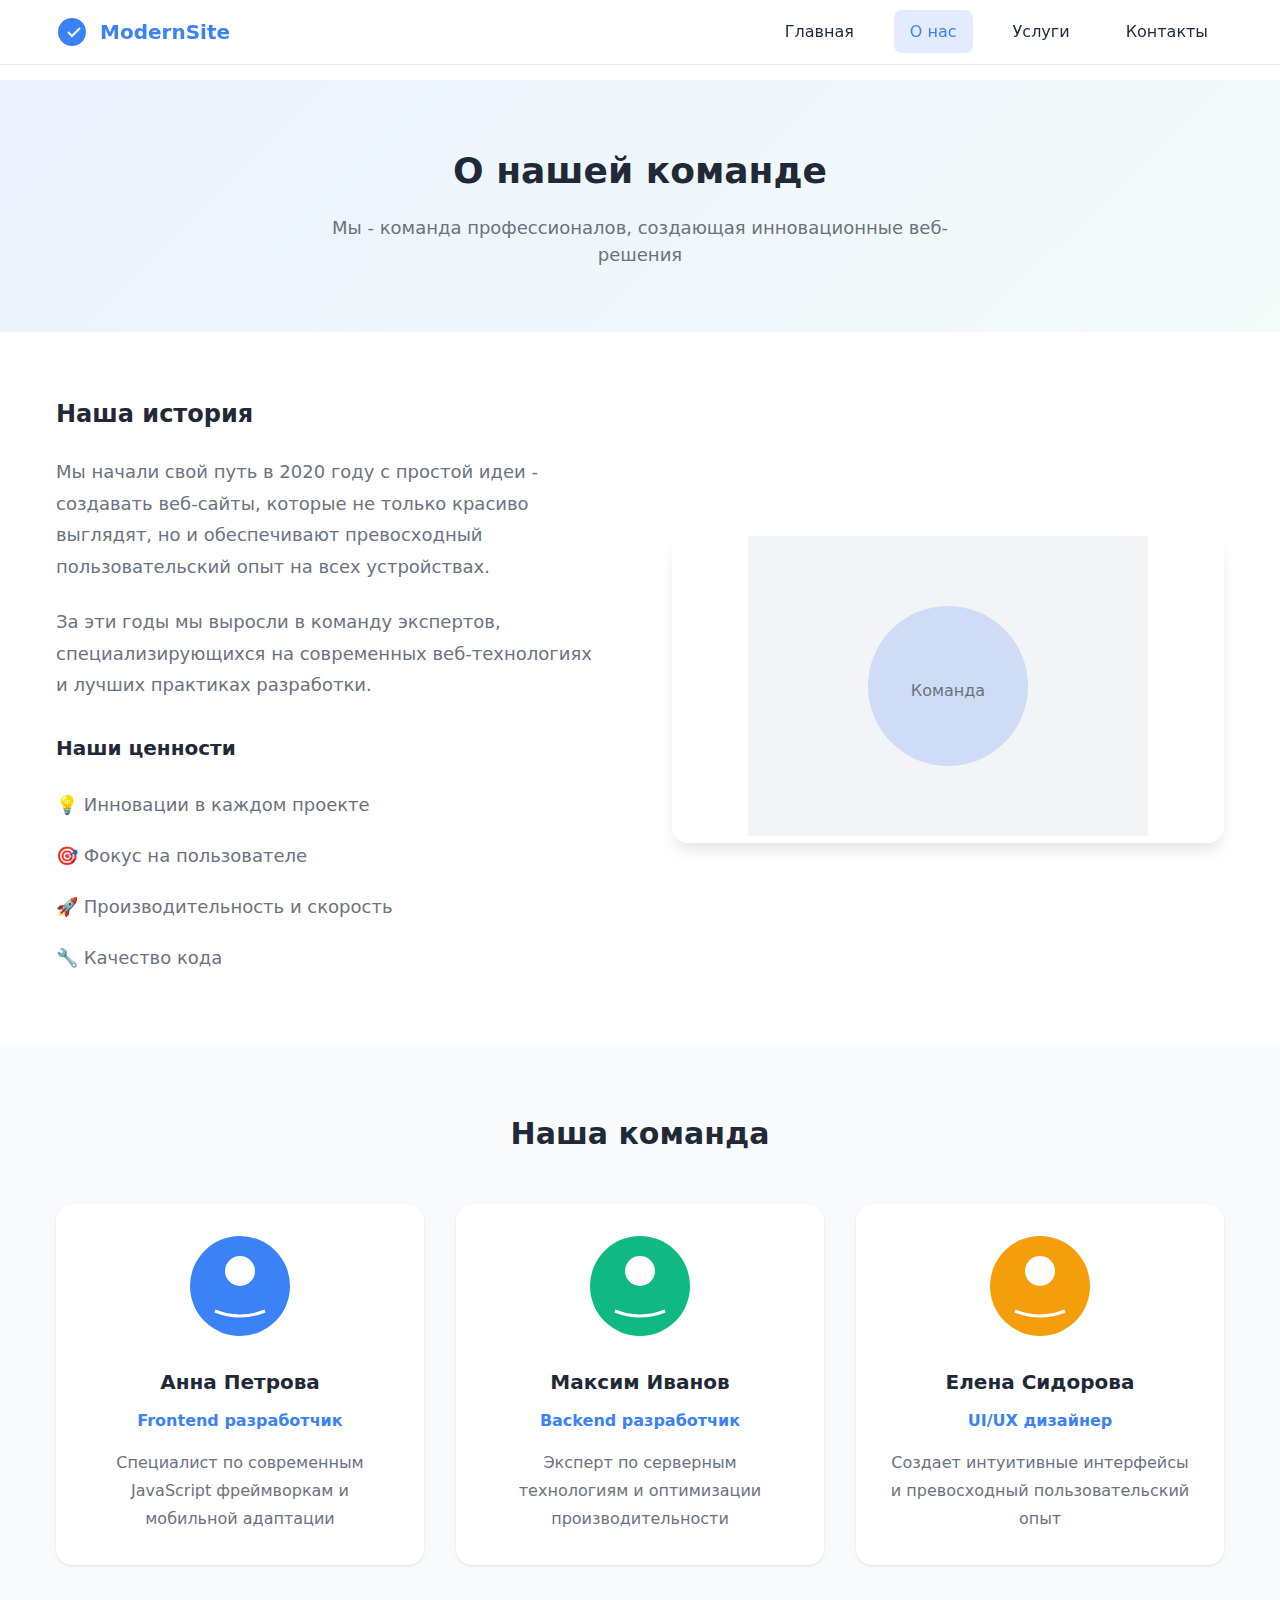
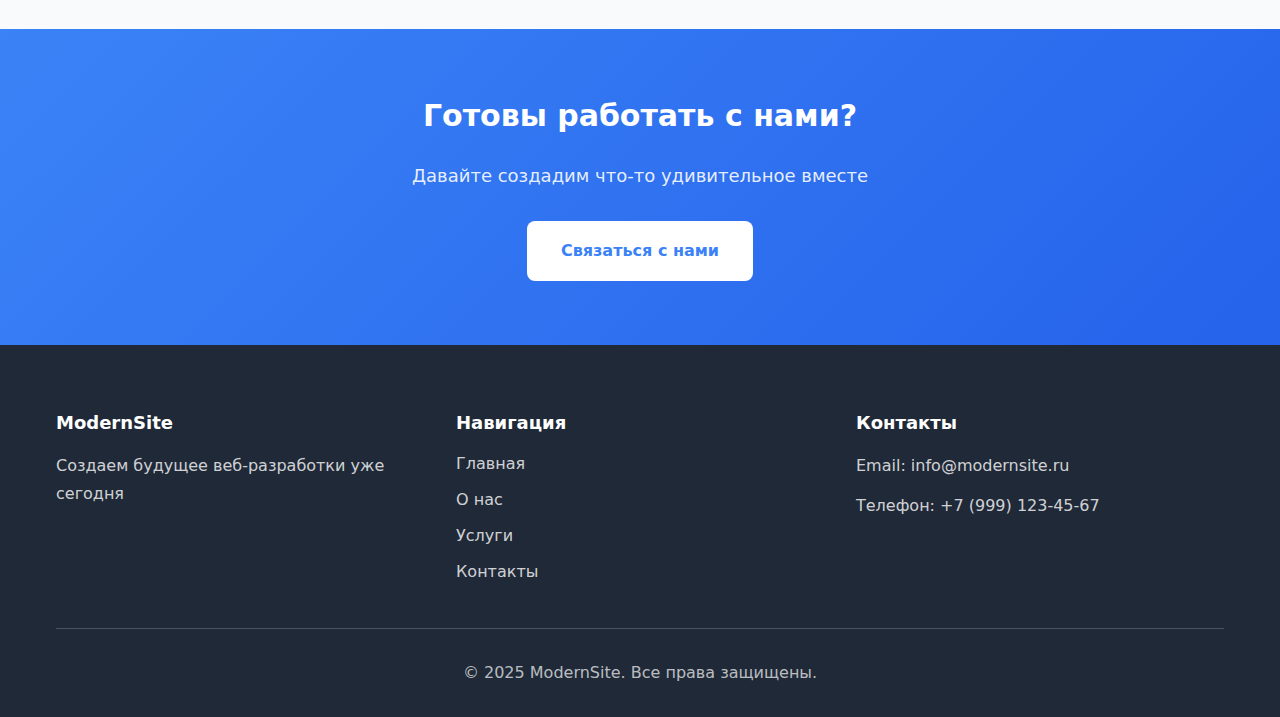
<file: about.html>
<!DOCTYPE html>
<html lang="ru">
<head>
    <meta charset="UTF-8">
    <meta name="viewport" content="width=device-width, initial-scale=1.0">
    <meta name="description" content="О нас - команда профессионалов веб-разработки">
    <title>О нас - Современный сайт</title>
    <!-- Critical styles inline to prevent flash -->
    <style>
        /* Critical CSS to prevent flash of unstyled content */
        .header { position: fixed !important; top: 0 !important; left: 0 !important; right: 0 !important; 
                 background: rgba(255,255,255,0.95) !important; z-index: 1000 !important; 
                 border-bottom: 1px solid #e5e7eb !important; }
        .nav-container { display: flex !important; justify-content: space-between !important; 
                        align-items: center !important; padding: 1rem !important; max-width: 1200px !important; 
                        margin: 0 auto !important; }
        .nav-logo { display: flex !important; align-items: center !important; gap: 0.75rem !important; 
                   font-size: 1.25rem !important; font-weight: 700 !important; color: #3b82f6 !important; 
                   text-decoration: none !important; }
        .nav-menu { display: flex !important; list-style: none !important; gap: 1.5rem !important; 
                   margin: 0 !important; padding: 0 !important; }
        .nav-link { color: #1f2937 !important; text-decoration: none !important; font-weight: 500 !important; 
                   padding: 0.75rem 1rem !important; border-radius: 0.5rem !important; }
        .main { padding-top: 80px !important; }
        .footer { background-color: #1f2937 !important; color: white !important; padding: 4rem 0 2rem !important; }
        body { font-family: system-ui, sans-serif !important; margin: 0 !important; padding: 0 !important; 
               background: white !important; color: #1f2937 !important; opacity: 1 !important; }
    </style>
    <link rel="stylesheet" href="styles/main.css">
    <link rel="stylesheet" href="styles/fallback.css">
    <link rel="stylesheet" href="styles/compatibility.css">
    <link rel="stylesheet" href="styles/pages.css">
    <link rel="manifest" href="manifest.json">
    <meta name="theme-color" content="#3b82f6">
</head>
<body>
    <header class="header">
        <nav class="nav">
            <div class="nav-container">
                <a href="index.html" class="nav-logo">
                    <svg width="32" height="32" viewBox="0 0 32 32" fill="none">
                        <circle cx="16" cy="16" r="14" fill="currentColor"/>
                        <path d="M12 16l4 4 8-8" stroke="white" stroke-width="2" fill="none"/>
                    </svg>
                    ModernSite
                </a>
                <button class="nav-toggle" id="navToggle" aria-label="Открыть меню">
                    <span></span>
                    <span></span>
                    <span></span>
                </button>
                <ul class="nav-menu" id="navMenu">
                    <li><a href="index.html" class="nav-link">Главная</a></li>
                    <li><a href="about.html" class="nav-link active">О нас</a></li>
                    <li><a href="services.html" class="nav-link">Услуги</a></li>
                    <li><a href="contact.html" class="nav-link">Контакты</a></li>
                </ul>
            </div>
        </nav>
    </header>

    <main class="main">
        <section class="page-header">
            <div class="container">
                <h1>О нашей команде</h1>
                <p>Мы - команда профессионалов, создающая инновационные веб-решения</p>
            </div>
        </section>

        <section class="about-content">
            <div class="container">
                <div class="about-grid">
                    <div class="about-text">
                        <h2>Наша история</h2>
                        <p>
                            Мы начали свой путь в 2020 году с простой идеи - создавать веб-сайты, 
                            которые не только красиво выглядят, но и обеспечивают превосходный 
                            пользовательский опыт на всех устройствах.
                        </p>
                        <p>
                            За эти годы мы выросли в команду экспертов, специализирующихся на 
                            современных веб-технологиях и лучших практиках разработки.
                        </p>
                        <div class="values">
                            <h3>Наши ценности</h3>
                            <ul class="values-list">
                                <li>💡 Инновации в каждом проекте</li>
                                <li>🎯 Фокус на пользователе</li>
                                <li>🚀 Производительность и скорость</li>
                                <li>🔧 Качество кода</li>
                            </ul>
                        </div>
                    </div>
                    <div class="about-image">
                        <div class="image-placeholder">
                            <svg width="100%" height="300" viewBox="0 0 400 300" fill="none">
                                <rect width="400" height="300" fill="#f3f4f6"/>
                                <circle cx="200" cy="150" r="80" fill="#3b82f6" opacity="0.2"/>
                                <text x="200" y="160" text-anchor="middle" fill="#6b7280" font-size="16">
                                    Команда
                                </text>
                            </svg>
                        </div>
                    </div>
                </div>
            </div>
        </section>

        <section class="team">
            <div class="container">
                <h2 class="section-title">Наша команда</h2>
                <div class="team-grid">
                    <article class="team-member">
                        <div class="member-avatar">
                            <svg width="100" height="100" viewBox="0 0 100 100" fill="none">
                                <circle cx="50" cy="50" r="50" fill="#3b82f6"/>
                                <circle cx="50" cy="35" r="15" fill="white"/>
                                <path d="M25 75 Q50 85 75 75" stroke="white" stroke-width="3" fill="none"/>
                            </svg>
                        </div>
                        <h3>Анна Петрова</h3>
                        <p class="member-role">Frontend разработчик</p>
                        <p class="member-bio">
                            Специалист по современным JavaScript фреймворкам и мобильной адаптации
                        </p>
                    </article>
                    <article class="team-member">
                        <div class="member-avatar">
                            <svg width="100" height="100" viewBox="0 0 100 100" fill="none">
                                <circle cx="50" cy="50" r="50" fill="#10b981"/>
                                <circle cx="50" cy="35" r="15" fill="white"/>
                                <path d="M25 75 Q50 85 75 75" stroke="white" stroke-width="3" fill="none"/>
                            </svg>
                        </div>
                        <h3>Максим Иванов</h3>
                        <p class="member-role">Backend разработчик</p>
                        <p class="member-bio">
                            Эксперт по серверным технологиям и оптимизации производительности
                        </p>
                    </article>
                    <article class="team-member">
                        <div class="member-avatar">
                            <svg width="100" height="100" viewBox="0 0 100 100" fill="none">
                                <circle cx="50" cy="50" r="50" fill="#f59e0b"/>
                                <circle cx="50" cy="35" r="15" fill="white"/>
                                <path d="M25 75 Q50 85 75 75" stroke="white" stroke-width="3" fill="none"/>
                            </svg>
                        </div>
                        <h3>Елена Сидорова</h3>
                        <p class="member-role">UI/UX дизайнер</p>
                        <p class="member-bio">
                            Создает интуитивные интерфейсы и превосходный пользовательский опыт
                        </p>
                    </article>
                </div>
            </div>
        </section>

        <section class="cta">
            <div class="container">
                <div class="cta-content">
                    <h2>Готовы работать с нами?</h2>
                    <p>Давайте создадим что-то удивительное вместе</p>
                    <a href="contact.html" class="btn btn-primary">Связаться с нами</a>
                </div>
            </div>
        </section>
    </main>

    <footer class="footer">
        <div class="container">
            <div class="footer-content">
                <div class="footer-section">
                    <h3>ModernSite</h3>
                    <p>Создаем будущее веб-разработки уже сегодня</p>
                </div>
                <div class="footer-section">
                    <h4>Навигация</h4>
                    <ul>
                        <li><a href="index.html">Главная</a></li>
                        <li><a href="about.html">О нас</a></li>
                        <li><a href="services.html">Услуги</a></li>
                        <li><a href="contact.html">Контакты</a></li>
                    </ul>
                </div>
                <div class="footer-section">
                    <h4>Контакты</h4>
                    <p>Email: info@modernsite.ru</p>
                    <p>Телефон: +7 (999) 123-45-67</p>
                </div>
            </div>
            <div class="footer-bottom">
                <p>&copy; 2025 ModernSite. Все права защищены.</p>
            </div>
        </div>
    </footer>

    <script src="scripts/simple-animations.js"></script>
    <script src="scripts/main.js"></script>
</body>
</html>
</file>
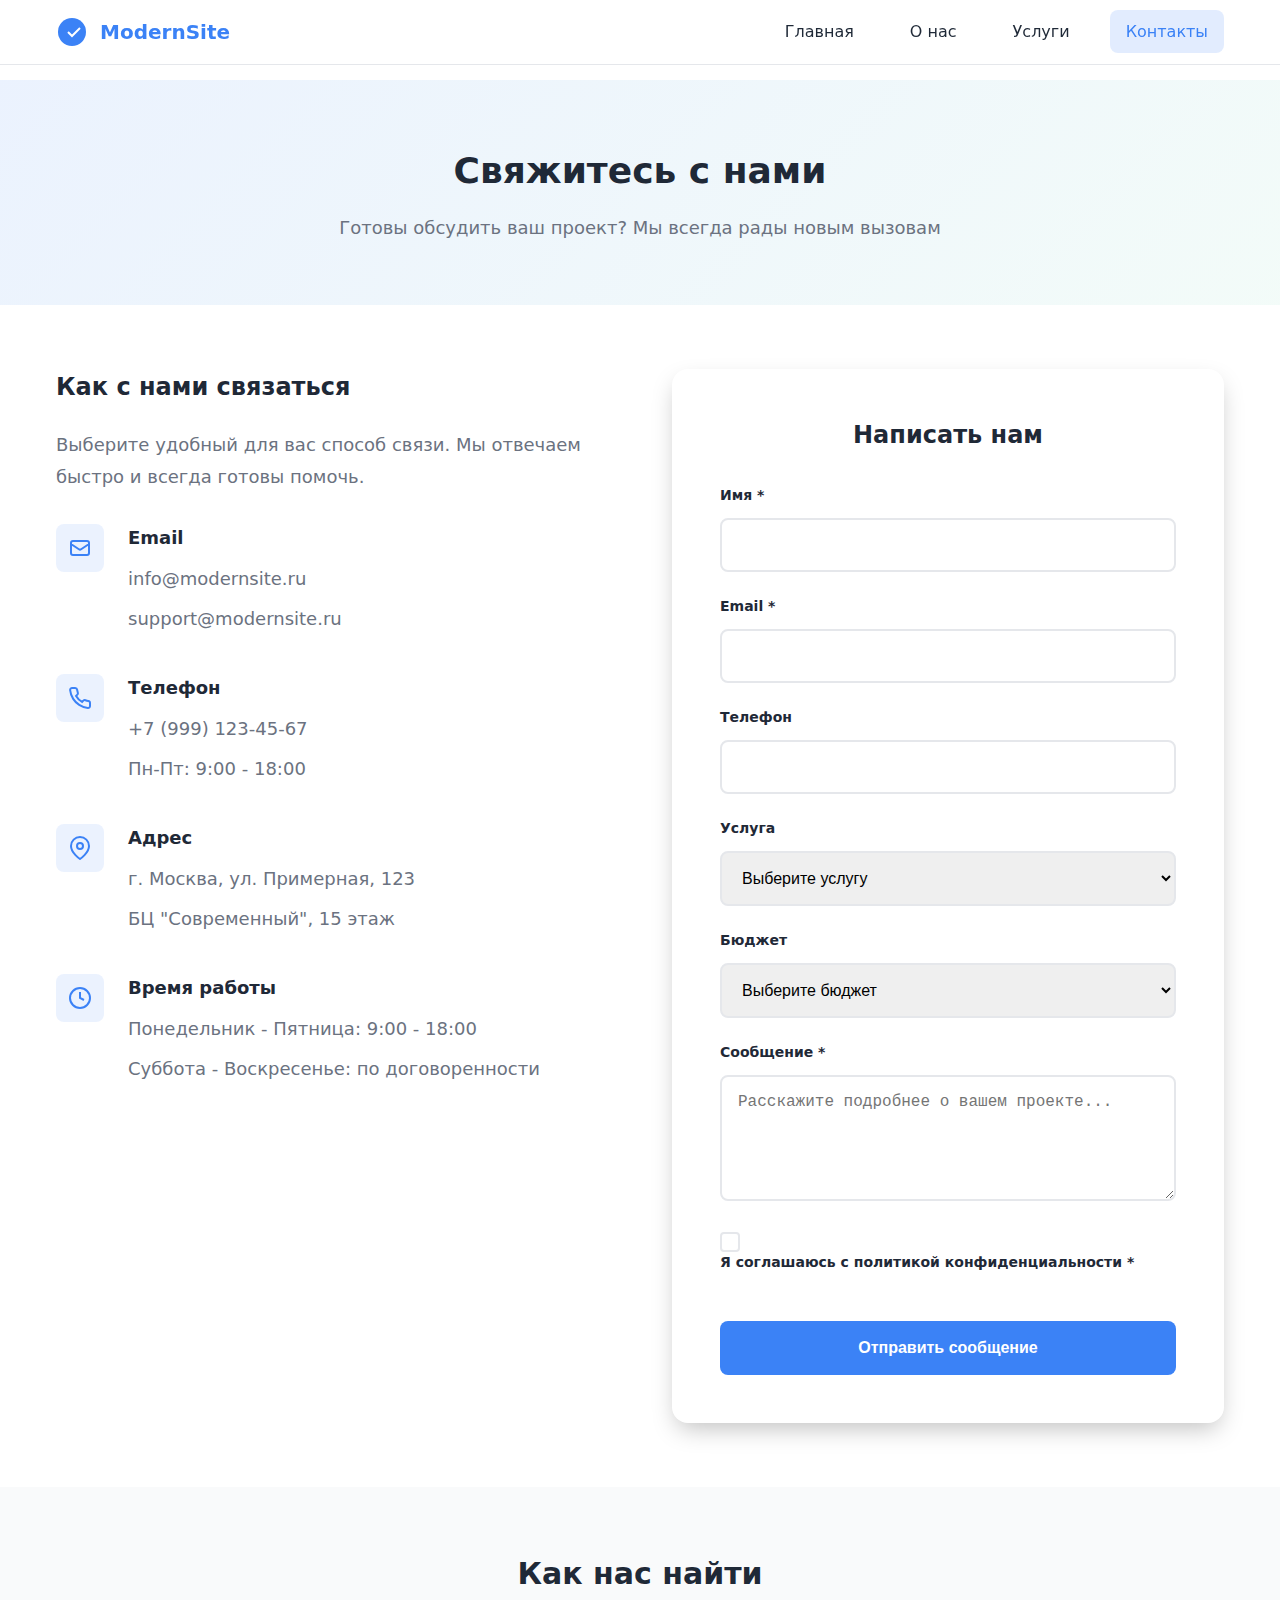
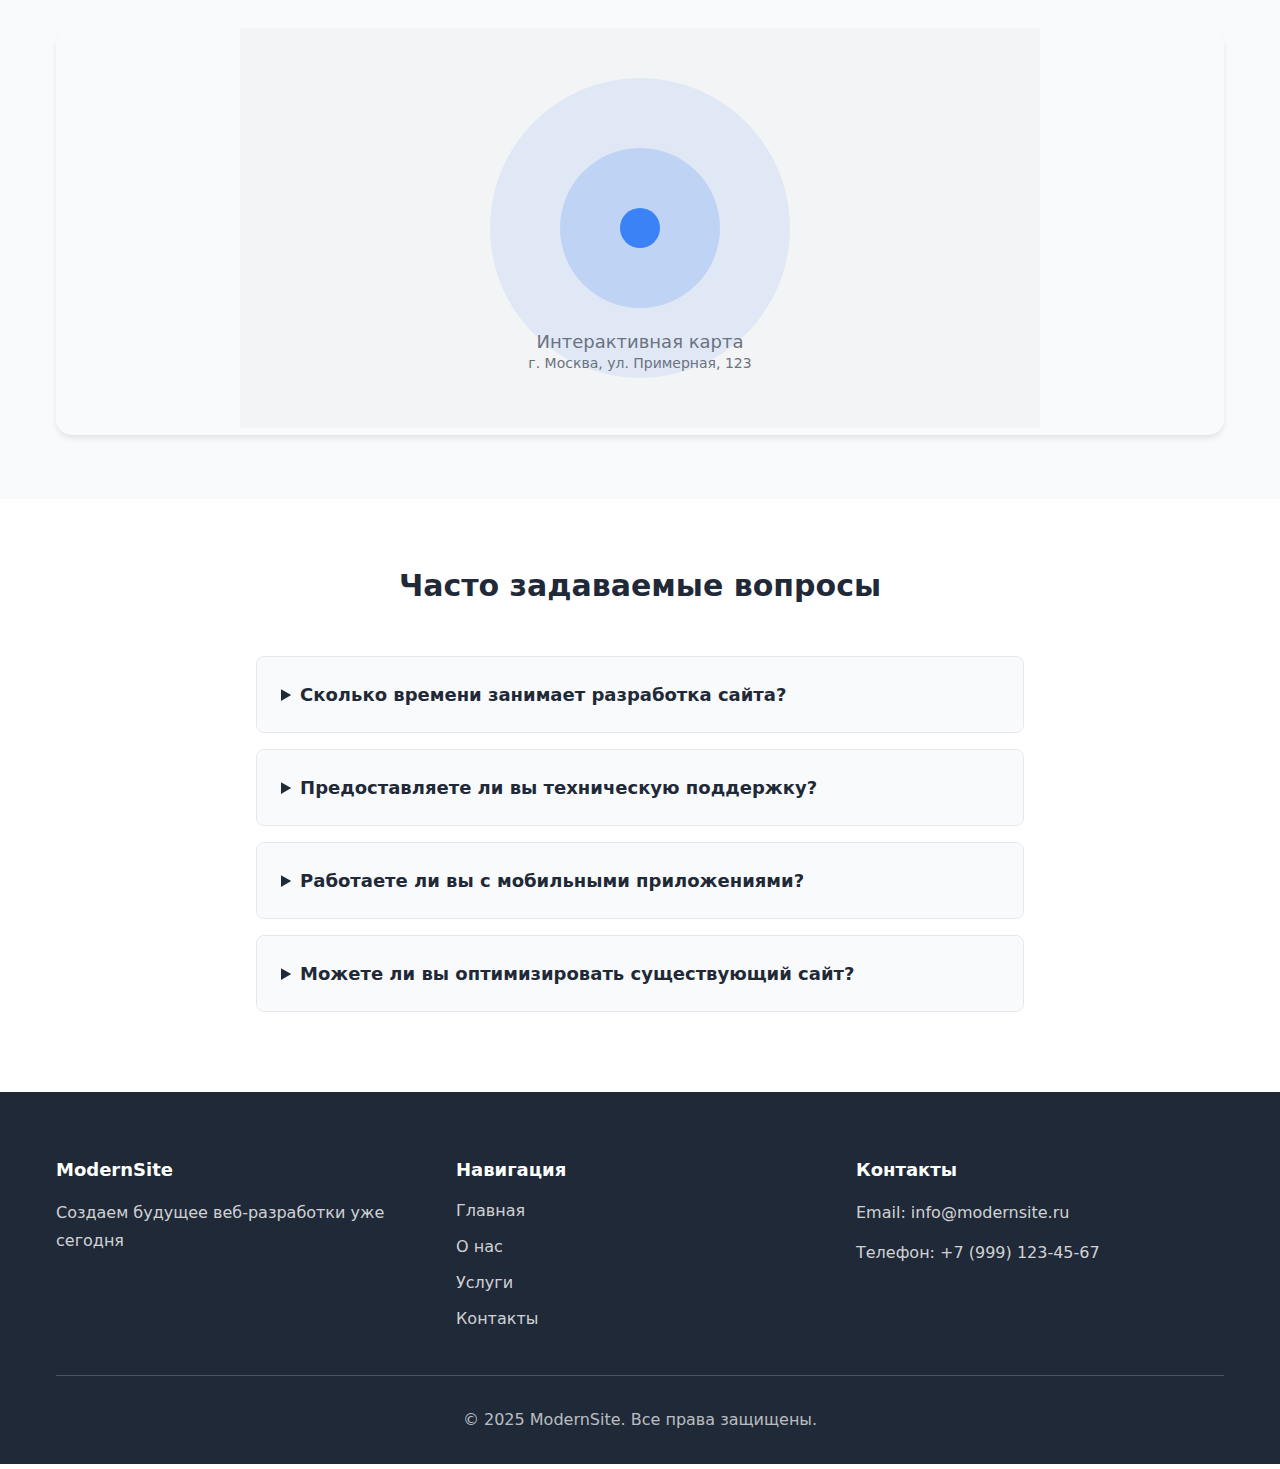
<file: contact.html>
<!DOCTYPE html>
<html lang="ru">
<head>
    <meta charset="UTF-8">
    <meta name="viewport" content="width=device-width, initial-scale=1.0">
    <meta name="description" content="Контакты - свяжитесь с нами для обсуждения проекта">
    <title>Контакты - Современный сайт</title>
    <!-- Critical styles inline to prevent flash -->
    <style>
        /* Critical CSS to prevent flash of unstyled content */
        .header { position: fixed !important; top: 0 !important; left: 0 !important; right: 0 !important; 
                 background: rgba(255,255,255,0.95) !important; z-index: 1000 !important; 
                 border-bottom: 1px solid #e5e7eb !important; }
        .nav-container { display: flex !important; justify-content: space-between !important; 
                        align-items: center !important; padding: 1rem !important; max-width: 1200px !important; 
                        margin: 0 auto !important; }
        .nav-logo { display: flex !important; align-items: center !important; gap: 0.75rem !important; 
                   font-size: 1.25rem !important; font-weight: 700 !important; color: #3b82f6 !important; 
                   text-decoration: none !important; }
        .nav-menu { display: flex !important; list-style: none !important; gap: 1.5rem !important; 
                   margin: 0 !important; padding: 0 !important; }
        .nav-link { color: #1f2937 !important; text-decoration: none !important; font-weight: 500 !important; 
                   padding: 0.75rem 1rem !important; border-radius: 0.5rem !important; }
        .main { padding-top: 80px !important; }
        .footer { background-color: #1f2937 !important; color: white !important; padding: 4rem 0 2rem !important; }
        body { font-family: system-ui, sans-serif !important; margin: 0 !important; padding: 0 !important; 
               background: white !important; color: #1f2937 !important; opacity: 1 !important; }
    </style>
    <link rel="stylesheet" href="styles/main.css">
    <link rel="stylesheet" href="styles/fallback.css">
    <link rel="stylesheet" href="styles/compatibility.css">
    <link rel="stylesheet" href="styles/pages.css">
    <link rel="manifest" href="manifest.json">
    <meta name="theme-color" content="#3b82f6">
</head>
<body>
    <header class="header">
        <nav class="nav">
            <div class="nav-container">
                <a href="index.html" class="nav-logo">
                    <svg width="32" height="32" viewBox="0 0 32 32" fill="none">
                        <circle cx="16" cy="16" r="14" fill="currentColor"/>
                        <path d="M12 16l4 4 8-8" stroke="white" stroke-width="2" fill="none"/>
                    </svg>
                    ModernSite
                </a>
                <button class="nav-toggle" id="navToggle" aria-label="Открыть меню">
                    <span></span>
                    <span></span>
                    <span></span>
                </button>
                <ul class="nav-menu" id="navMenu">
                    <li><a href="index.html" class="nav-link">Главная</a></li>
                    <li><a href="about.html" class="nav-link">О нас</a></li>
                    <li><a href="services.html" class="nav-link">Услуги</a></li>
                    <li><a href="contact.html" class="nav-link active">Контакты</a></li>
                </ul>
            </div>
        </nav>
    </header>

    <main class="main">
        <section class="page-header">
            <div class="container">
                <h1>Свяжитесь с нами</h1>
                <p>Готовы обсудить ваш проект? Мы всегда рады новым вызовам</p>
            </div>
        </section>

        <section class="contact-section">
            <div class="container">
                <div class="contact-grid">
                    <div class="contact-info">
                        <h2>Как с нами связаться</h2>
                        <p>Выберите удобный для вас способ связи. Мы отвечаем быстро и всегда готовы помочь.</p>
                        
                        <div class="contact-methods">
                            <div class="contact-method">
                                <div class="contact-icon">
                                    <svg width="24" height="24" viewBox="0 0 24 24" fill="none">
                                        <path d="M3 8l7.89 5.26a2 2 0 002.22 0L21 8M5 19h14a2 2 0 002-2V7a2 2 0 00-2-2H5a2 2 0 00-2 2v10a2 2 0 002 2z" stroke="currentColor" stroke-width="2" fill="none"/>
                                    </svg>
                                </div>
                                <div class="contact-details">
                                    <h3>Email</h3>
                                    <p>info@modernsite.ru</p>
                                    <p>support@modernsite.ru</p>
                                </div>
                            </div>

                            <div class="contact-method">
                                <div class="contact-icon">
                                    <svg width="24" height="24" viewBox="0 0 24 24" fill="none">
                                        <path d="M22 16.92v3a2 2 0 01-2.18 2 19.79 19.79 0 01-8.63-3.07 19.5 19.5 0 01-6-6 19.79 19.79 0 01-3.07-8.67A2 2 0 014.11 2h3a2 2 0 012 1.72 12.84 12.84 0 00.7 2.81 2 2 0 01-.45 2.11L8.09 9.91a16 16 0 006 6l1.27-1.27a2 2 0 012.11-.45 12.84 12.84 0 002.81.7A2 2 0 0122 16.92z" stroke="currentColor" stroke-width="2" fill="none"/>
                                    </svg>
                                </div>
                                <div class="contact-details">
                                    <h3>Телефон</h3>
                                    <p>+7 (999) 123-45-67</p>
                                    <p>Пн-Пт: 9:00 - 18:00</p>
                                </div>
                            </div>

                            <div class="contact-method">
                                <div class="contact-icon">
                                    <svg width="24" height="24" viewBox="0 0 24 24" fill="none">
                                        <path d="M21 10c0 7-9 13-9 13s-9-6-9-13a9 9 0 0118 0z" stroke="currentColor" stroke-width="2" fill="none"/>
                                        <circle cx="12" cy="10" r="3" stroke="currentColor" stroke-width="2" fill="none"/>
                                    </svg>
                                </div>
                                <div class="contact-details">
                                    <h3>Адрес</h3>
                                    <p>г. Москва, ул. Примерная, 123</p>
                                    <p>БЦ "Современный", 15 этаж</p>
                                </div>
                            </div>

                            <div class="contact-method">
                                <div class="contact-icon">
                                    <svg width="24" height="24" viewBox="0 0 24 24" fill="none">
                                        <circle cx="12" cy="12" r="10" stroke="currentColor" stroke-width="2"/>
                                        <polyline points="12,6 12,12 16,14" stroke="currentColor" stroke-width="2" fill="none"/>
                                    </svg>
                                </div>
                                <div class="contact-details">
                                    <h3>Время работы</h3>
                                    <p>Понедельник - Пятница: 9:00 - 18:00</p>
                                    <p>Суббота - Воскресенье: по договоренности</p>
                                </div>
                            </div>
                        </div>
                    </div>

                    <div class="contact-form-container">
                        <form class="contact-form" id="contactForm">
                            <h2>Написать нам</h2>
                            <div class="form-group">
                                <label for="name">Имя *</label>
                                <input type="text" id="name" name="name" required>
                            </div>
                            <div class="form-group">
                                <label for="email">Email *</label>
                                <input type="email" id="email" name="email" required>
                            </div>
                            <div class="form-group">
                                <label for="phone">Телефон</label>
                                <input type="tel" id="phone" name="phone">
                            </div>
                            <div class="form-group">
                                <label for="service">Услуга</label>
                                <select id="service" name="service">
                                    <option value="">Выберите услугу</option>
                                    <option value="web-development">Веб-разработка</option>
                                    <option value="ui-ux-design">UI/UX Дизайн</option>
                                    <option value="performance">Оптимизация производительности</option>
                                    <option value="mobile-apps">Мобильные приложения</option>
                                    <option value="support">Техническая поддержка</option>
                                    <option value="consulting">Консультации</option>
                                    <option value="other">Другое</option>
                                </select>
                            </div>
                            <div class="form-group">
                                <label for="budget">Бюджет</label>
                                <select id="budget" name="budget">
                                    <option value="">Выберите бюджет</option>
                                    <option value="under-50k">До 50,000 ₽</option>
                                    <option value="50k-100k">50,000 - 100,000 ₽</option>
                                    <option value="100k-300k">100,000 - 300,000 ₽</option>
                                    <option value="300k-500k">300,000 - 500,000 ₽</option>
                                    <option value="over-500k">Свыше 500,000 ₽</option>
                                </select>
                            </div>
                            <div class="form-group">
                                <label for="message">Сообщение *</label>
                                <textarea id="message" name="message" rows="5" required placeholder="Расскажите подробнее о вашем проекте..."></textarea>
                            </div>
                            <div class="form-group checkbox-group">
                                <label class="checkbox-label">
                                    <input type="checkbox" id="privacy" name="privacy" required>
                                    <span class="checkmark"></span>
                                    Я соглашаюсь с <a href="#" class="privacy-link">политикой конфиденциальности</a> *
                                </label>
                            </div>
                            <button type="submit" class="btn btn-primary submit-btn">
                                <span class="btn-text">Отправить сообщение</span>
                                <span class="btn-loading" style="display: none;">
                                    <svg width="20" height="20" viewBox="0 0 24 24" fill="none">
                                        <circle cx="12" cy="12" r="10" stroke="currentColor" stroke-width="2" opacity="0.2"/>
                                        <path d="M12 2v4" stroke="currentColor" stroke-width="2" stroke-linecap="round"/>
                                    </svg>
                                    Отправка...
                                </span>
                            </button>
                        </form>
                    </div>
                </div>
            </div>
        </section>

        <section class="map-section">
            <div class="container">
                <h2 class="section-title">Как нас найти</h2>
                <div class="map-placeholder">
                    <svg width="100%" height="400" viewBox="0 0 800 400" fill="none">
                        <rect width="800" height="400" fill="#f3f4f6"/>
                        <circle cx="400" cy="200" r="150" fill="#3b82f6" opacity="0.1"/>
                        <circle cx="400" cy="200" r="80" fill="#3b82f6" opacity="0.2"/>
                        <circle cx="400" cy="200" r="20" fill="#3b82f6"/>
                        <text x="400" y="320" text-anchor="middle" fill="#6b7280" font-size="18">
                            Интерактивная карта
                        </text>
                        <text x="400" y="340" text-anchor="middle" fill="#6b7280" font-size="14">
                            г. Москва, ул. Примерная, 123
                        </text>
                    </svg>
                </div>
            </div>
        </section>

        <section class="faq">
            <div class="container">
                <h2 class="section-title">Часто задаваемые вопросы</h2>
                <div class="faq-list">
                    <details class="faq-item">
                        <summary class="faq-question">Сколько времени занимает разработка сайта?</summary>
                        <div class="faq-answer">
                            <p>Время разработки зависит от сложности проекта. Простой сайт-визитка может быть готов за 1-2 недели, а сложное веб-приложение - за 2-6 месяцев. Мы всегда даем реалистичные оценки сроков на этапе планирования.</p>
                        </div>
                    </details>
                    <details class="faq-item">
                        <summary class="faq-question">Предоставляете ли вы техническую поддержку?</summary>
                        <div class="faq-answer">
                            <p>Да, мы предоставляем полную техническую поддержку наших проектов. Это включает обновления, исправление ошибок, резервное копирование и мониторинг работы сайта.</p>
                        </div>
                    </details>
                    <details class="faq-item">
                        <summary class="faq-question">Работаете ли вы с мобильными приложениями?</summary>
                        <div class="faq-answer">
                            <p>Конечно! Мы специализируемся на кроссплатформенной разработке мобильных приложений с использованием React Native и Flutter, а также создаем PWA приложения.</p>
                        </div>
                    </details>
                    <details class="faq-item">
                        <summary class="faq-question">Можете ли вы оптимизировать существующий сайт?</summary>
                        <div class="faq-answer">
                            <p>Абсолютно! Мы проводим аудит производительности и оптимизируем существующие сайты для улучшения скорости загрузки, SEO и пользовательского опыта.</p>
                        </div>
                    </details>
                </div>
            </div>
        </section>
    </main>

    <footer class="footer">
        <div class="container">
            <div class="footer-content">
                <div class="footer-section">
                    <h3>ModernSite</h3>
                    <p>Создаем будущее веб-разработки уже сегодня</p>
                </div>
                <div class="footer-section">
                    <h4>Навигация</h4>
                    <ul>
                        <li><a href="index.html">Главная</a></li>
                        <li><a href="about.html">О нас</a></li>
                        <li><a href="services.html">Услуги</a></li>
                        <li><a href="contact.html">Контакты</a></li>
                    </ul>
                </div>
                <div class="footer-section">
                    <h4>Контакты</h4>
                    <p>Email: info@modernsite.ru</p>
                    <p>Телефон: +7 (999) 123-45-67</p>
                </div>
            </div>
            <div class="footer-bottom">
                <p>&copy; 2025 ModernSite. Все права защищены.</p>
            </div>
        </div>
    </footer>

    <script src="scripts/simple-animations.js"></script>
    <script src="scripts/main.js"></script>
</body>
</html>
</file>
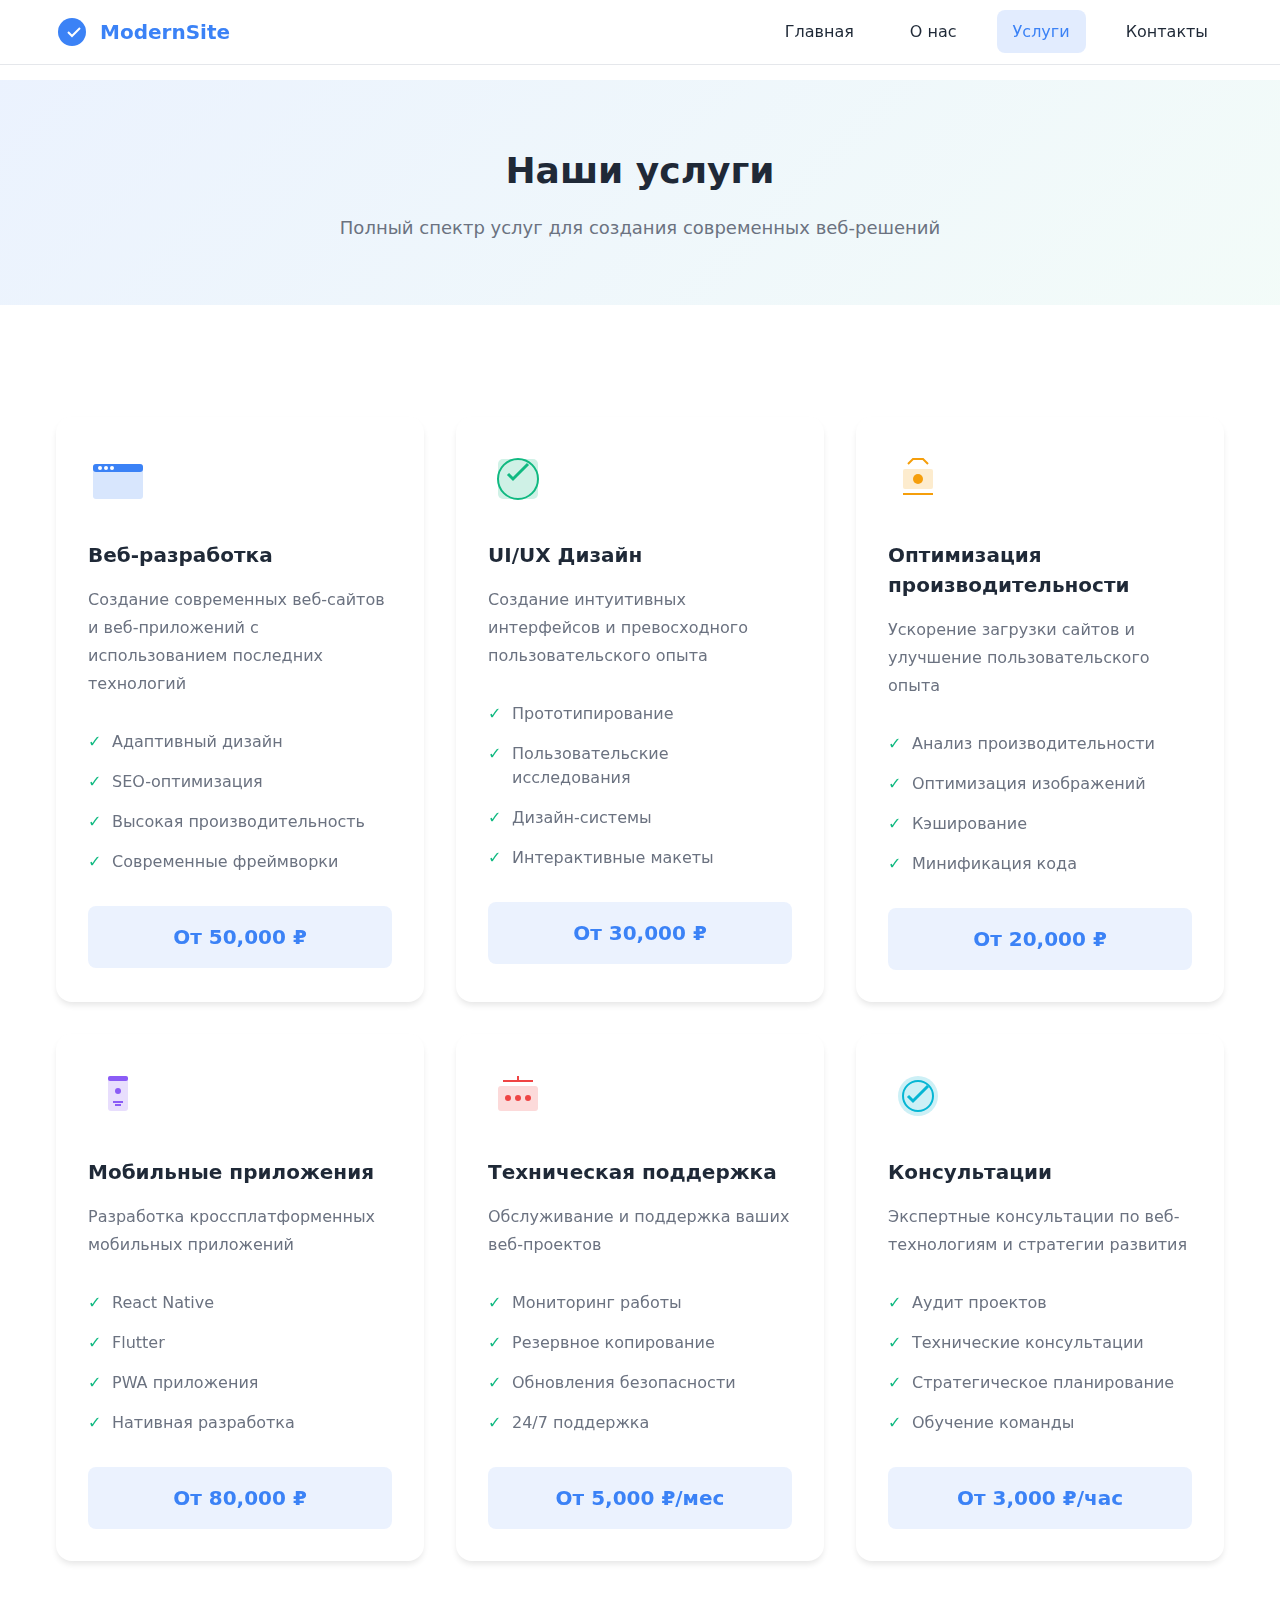
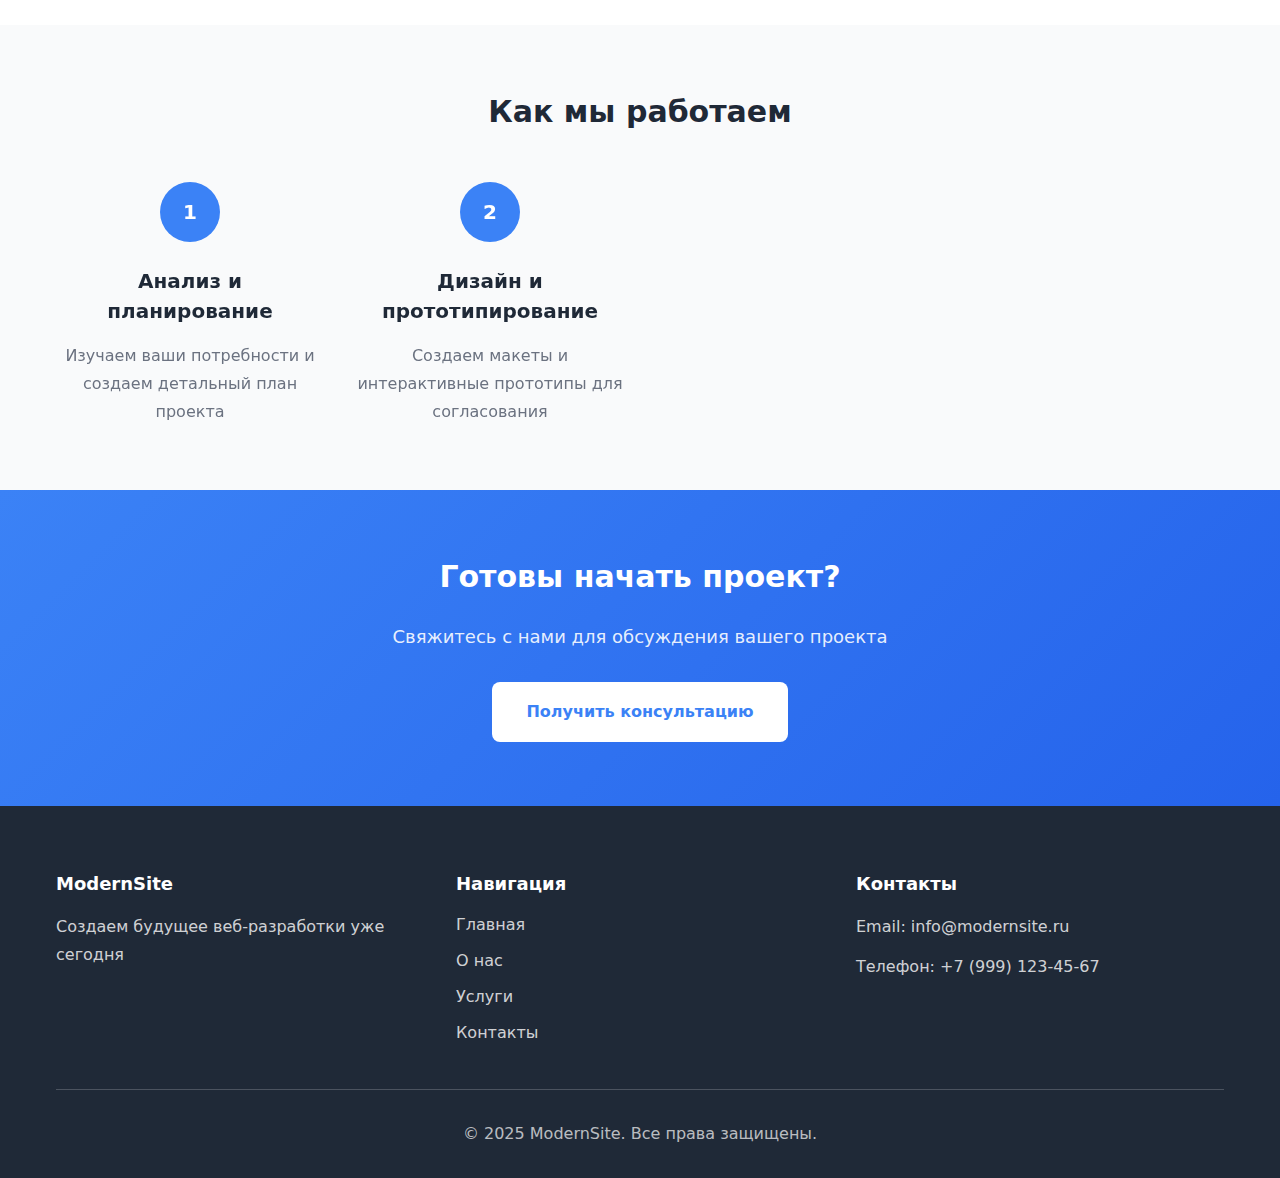
<file: services.html>
<!DOCTYPE html>
<html lang="ru">
<head>
    <meta charset="UTF-8">
    <meta name="viewport" content="width=device-width, initial-scale=1.0">
    <meta name="description" content="Наши услуги - веб-разработка, дизайн и оптимизация">
    <title>Услуги - Современный сайт</title>
    <!-- Critical styles inline to prevent flash -->
    <style>
        /* Critical CSS to prevent flash of unstyled content */
        .header { position: fixed !important; top: 0 !important; left: 0 !important; right: 0 !important; 
                 background: rgba(255,255,255,0.95) !important; z-index: 1000 !important; 
                 border-bottom: 1px solid #e5e7eb !important; }
        .nav-container { display: flex !important; justify-content: space-between !important; 
                        align-items: center !important; padding: 1rem !important; max-width: 1200px !important; 
                        margin: 0 auto !important; }
        .nav-logo { display: flex !important; align-items: center !important; gap: 0.75rem !important; 
                   font-size: 1.25rem !important; font-weight: 700 !important; color: #3b82f6 !important; 
                   text-decoration: none !important; }
        .nav-menu { display: flex !important; list-style: none !important; gap: 1.5rem !important; 
                   margin: 0 !important; padding: 0 !important; }
        .nav-link { color: #1f2937 !important; text-decoration: none !important; font-weight: 500 !important; 
                   padding: 0.75rem 1rem !important; border-radius: 0.5rem !important; }
        .main { padding-top: 80px !important; }
        .footer { background-color: #1f2937 !important; color: white !important; padding: 4rem 0 2rem !important; }
        body { font-family: system-ui, sans-serif !important; margin: 0 !important; padding: 0 !important; 
               background: white !important; color: #1f2937 !important; opacity: 1 !important; }
    </style>
    <link rel="stylesheet" href="styles/main.css">
    <link rel="stylesheet" href="styles/fallback.css">
    <link rel="stylesheet" href="styles/compatibility.css">
    <link rel="stylesheet" href="styles/pages.css">
    <link rel="manifest" href="manifest.json">
    <meta name="theme-color" content="#3b82f6">
</head>
<body>
    <header class="header">
        <nav class="nav">
            <div class="nav-container">
                <a href="index.html" class="nav-logo">
                    <svg width="32" height="32" viewBox="0 0 32 32" fill="none">
                        <circle cx="16" cy="16" r="14" fill="currentColor"/>
                        <path d="M12 16l4 4 8-8" stroke="white" stroke-width="2" fill="none"/>
                    </svg>
                    ModernSite
                </a>
                <button class="nav-toggle" id="navToggle" aria-label="Открыть меню">
                    <span></span>
                    <span></span>
                    <span></span>
                </button>
                <ul class="nav-menu" id="navMenu">
                    <li><a href="index.html" class="nav-link">Главная</a></li>
                    <li><a href="about.html" class="nav-link">О нас</a></li>
                    <li><a href="services.html" class="nav-link active">Услуги</a></li>
                    <li><a href="contact.html" class="nav-link">Контакты</a></li>
                </ul>
            </div>
        </nav>
    </header>

    <main class="main">
        <section class="page-header">
            <div class="container">
                <h1>Наши услуги</h1>
                <p>Полный спектр услуг для создания современных веб-решений</p>
            </div>
        </section>

        <section class="services-grid-section">
            <div class="container">
                <div class="services-grid">
                    <article class="service-card">
                        <div class="service-icon">
                            <svg width="60" height="60" viewBox="0 0 60 60" fill="none">
                                <rect x="5" y="15" width="50" height="35" rx="3" fill="#3b82f6" opacity="0.2"/>
                                <rect x="5" y="15" width="50" height="8" rx="3" fill="#3b82f6"/>
                                <circle cx="12" cy="19" r="2" fill="white"/>
                                <circle cx="18" cy="19" r="2" fill="white"/>
                                <circle cx="24" cy="19" r="2" fill="white"/>
                            </svg>
                        </div>
                        <h3>Веб-разработка</h3>
                        <p>Создание современных веб-сайтов и веб-приложений с использованием последних технологий</p>
                        <ul class="service-features">
                            <li>Адаптивный дизайн</li>
                            <li>SEO-оптимизация</li>
                            <li>Высокая производительность</li>
                            <li>Современные фреймворки</li>
                        </ul>
                        <div class="service-price">От 50,000 ₽</div>
                    </article>

                    <article class="service-card">
                        <div class="service-icon">
                            <svg width="60" height="60" viewBox="0 0 60 60" fill="none">
                                <rect x="10" y="10" width="40" height="40" rx="5" fill="#10b981" opacity="0.2"/>
                                <path d="M20 25 L25 30 L40 15" stroke="#10b981" stroke-width="3" fill="none"/>
                                <circle cx="30" cy="30" r="20" stroke="#10b981" stroke-width="2" fill="none"/>
                            </svg>
                        </div>
                        <h3>UI/UX Дизайн</h3>
                        <p>Создание интуитивных интерфейсов и превосходного пользовательского опыта</p>
                        <ul class="service-features">
                            <li>Прототипирование</li>
                            <li>Пользовательские исследования</li>
                            <li>Дизайн-системы</li>
                            <li>Интерактивные макеты</li>
                        </ul>
                        <div class="service-price">От 30,000 ₽</div>
                    </article>

                    <article class="service-card">
                        <div class="service-icon">
                            <svg width="60" height="60" viewBox="0 0 60 60" fill="none">
                                <rect x="15" y="20" width="30" height="20" rx="2" fill="#f59e0b" opacity="0.2"/>
                                <path d="M20 15 L25 10 L35 10 L40 15" stroke="#f59e0b" stroke-width="2" fill="none"/>
                                <circle cx="30" cy="30" r="5" fill="#f59e0b"/>
                                <path d="M15 45 L45 45" stroke="#f59e0b" stroke-width="2"/>
                            </svg>
                        </div>
                        <h3>Оптимизация производительности</h3>
                        <p>Ускорение загрузки сайтов и улучшение пользовательского опыта</p>
                        <ul class="service-features">
                            <li>Анализ производительности</li>
                            <li>Оптимизация изображений</li>
                            <li>Кэширование</li>
                            <li>Минификация кода</li>
                        </ul>
                        <div class="service-price">От 20,000 ₽</div>
                    </article>

                    <article class="service-card">
                        <div class="service-icon">
                            <svg width="60" height="60" viewBox="0 0 60 60" fill="none">
                                <rect x="20" y="10" width="20" height="35" rx="3" fill="#8b5cf6" opacity="0.2"/>
                                <rect x="20" y="10" width="20" height="5" rx="2" fill="#8b5cf6"/>
                                <circle cx="30" cy="25" r="3" fill="#8b5cf6"/>
                                <rect x="25" y="35" width="10" height="2" fill="#8b5cf6"/>
                                <rect x="27" y="38" width="6" height="2" fill="#8b5cf6"/>
                            </svg>
                        </div>
                        <h3>Мобильные приложения</h3>
                        <p>Разработка кроссплатформенных мобильных приложений</p>
                        <ul class="service-features">
                            <li>React Native</li>
                            <li>Flutter</li>
                            <li>PWA приложения</li>
                            <li>Нативная разработка</li>
                        </ul>
                        <div class="service-price">От 80,000 ₽</div>
                    </article>

                    <article class="service-card">
                        <div class="service-icon">
                            <svg width="60" height="60" viewBox="0 0 60 60" fill="none">
                                <rect x="10" y="20" width="40" height="25" rx="3" fill="#ef4444" opacity="0.2"/>
                                <circle cx="20" cy="32" r="3" fill="#ef4444"/>
                                <circle cx="30" cy="32" r="3" fill="#ef4444"/>
                                <circle cx="40" cy="32" r="3" fill="#ef4444"/>
                                <path d="M15 15 L45 15" stroke="#ef4444" stroke-width="2"/>
                                <path d="M30 15 L30 10" stroke="#ef4444" stroke-width="2"/>
                            </svg>
                        </div>
                        <h3>Техническая поддержка</h3>
                        <p>Обслуживание и поддержка ваших веб-проектов</p>
                        <ul class="service-features">
                            <li>Мониторинг работы</li>
                            <li>Резервное копирование</li>
                            <li>Обновления безопасности</li>
                            <li>24/7 поддержка</li>
                        </ul>
                        <div class="service-price">От 5,000 ₽/мес</div>
                    </article>

                    <article class="service-card">
                        <div class="service-icon">
                            <svg width="60" height="60" viewBox="0 0 60 60" fill="none">
                                <circle cx="30" cy="30" r="20" fill="#06b6d4" opacity="0.2"/>
                                <path d="M20 30 L25 35 L40 20" stroke="#06b6d4" stroke-width="3" fill="none"/>
                                <circle cx="30" cy="30" r="15" stroke="#06b6d4" stroke-width="2" fill="none"/>
                            </svg>
                        </div>
                        <h3>Консультации</h3>
                        <p>Экспертные консультации по веб-технологиям и стратегии развития</p>
                        <ul class="service-features">
                            <li>Аудит проектов</li>
                            <li>Технические консультации</li>
                            <li>Стратегическое планирование</li>
                            <li>Обучение команды</li>
                        </ul>
                        <div class="service-price">От 3,000 ₽/час</div>
                    </article>
                </div>
            </div>
        </section>

        <section class="process">
            <div class="container">
                <h2 class="section-title">Как мы работаем</h2>
                <div class="process-steps">
                    <div class="process-step">
                        <div class="step-number">1</div>
                        <h3>Анализ и планирование</h3>
                        <p>Изучаем ваши потребности и создаем детальный план проекта</p>
                    </div>
                    <div class="process-step">
                        <div class="step-number">2</div>
                        <h3>Дизайн и прототипирование</h3>
                        <p>Создаем макеты и интерактивные прототипы для согласования</p>
                    </div>
                    <div class="process-step">
                        <div class="step-number">3</div>
                        <h3>Разработка</h3>
                        <p>Воплощаем дизайн в код с использованием современных технологий</p>
                    </div>
                    <div class="process-step">
                        <div class="step-number">4</div>
                        <h3>Тестирование и запуск</h3>
                        <p>Тщательно тестируем проект и запускаем его в работу</p>
                    </div>
                </div>
            </div>
        </section>

        <section class="cta">
            <div class="container">
                <div class="cta-content">
                    <h2>Готовы начать проект?</h2>
                    <p>Свяжитесь с нами для обсуждения вашего проекта</p>
                    <a href="contact.html" class="btn btn-primary">Получить консультацию</a>
                </div>
            </div>
        </section>
    </main>

    <footer class="footer">
        <div class="container">
            <div class="footer-content">
                <div class="footer-section">
                    <h3>ModernSite</h3>
                    <p>Создаем будущее веб-разработки уже сегодня</p>
                </div>
                <div class="footer-section">
                    <h4>Навигация</h4>
                    <ul>
                        <li><a href="index.html">Главная</a></li>
                        <li><a href="about.html">О нас</a></li>
                        <li><a href="services.html">Услуги</a></li>
                        <li><a href="contact.html">Контакты</a></li>
                    </ul>
                </div>
                <div class="footer-section">
                    <h4>Контакты</h4>
                    <p>Email: info@modernsite.ru</p>
                    <p>Телефон: +7 (999) 123-45-67</p>
                </div>
            </div>
            <div class="footer-bottom">
                <p>&copy; 2025 ModernSite. Все права защищены.</p>
            </div>
        </div>
    </footer>

    <script src="scripts/simple-animations.js"></script>
    <script src="scripts/main.js"></script>
</body>
</html>
</file>
<file: styles/main.css>
/* Modern CSS using CSS Snapshot 2025 features */
:root {
    /* CSS Custom Properties with logical properties */
    --color-primary: #3b82f6;
    --color-primary-dark: #2563eb;
    --color-primary-light: #60a5fa;
    --color-secondary: #10b981;
    --color-accent: #f59e0b;
    --color-text: #1f2937;
    --color-text-light: #6b7280;
    --color-background: #ffffff;
    --color-background-alt: #f9fafb;
    --color-border: #e5e7eb;
    --color-error: #ef4444;
    --color-success: #10b981;
    
    /* Modern spacing scale */
    --space-xs: 0.5rem;
    --space-sm: 0.75rem;
    --space-md: 1rem;
    --space-lg: 1.5rem;
    --space-xl: 2rem;
    --space-2xl: 3rem;
    --space-3xl: 4rem;
    
    /* Typography scale */
    --font-family-base: system-ui, -apple-system, "Segoe UI", Roboto, "Helvetica Neue", sans-serif;
    --font-family-mono: ui-monospace, SFMono-Regular, "Cascadia Code", Consolas, monospace;
    
    --font-size-xs: 0.75rem;
    --font-size-sm: 0.875rem;
    --font-size-base: 1rem;
    --font-size-lg: 1.125rem;
    --font-size-xl: 1.25rem;
    --font-size-2xl: 1.5rem;
    --font-size-3xl: 1.875rem;
    --font-size-4xl: 2.25rem;
    --font-size-5xl: 3rem;
    
    --line-height-tight: 1.25;
    --line-height-normal: 1.5;
    --line-height-relaxed: 1.75;
    
    /* Layout */
    --container-max-width: 1200px;
    --border-radius: 0.5rem;
    --border-radius-lg: 1rem;
    
    /* Shadows using color-mix() */
    --shadow-sm: 0 1px 2px 0 color-mix(in srgb, var(--color-text) 10%, transparent);
    --shadow-md: 0 4px 6px -1px color-mix(in srgb, var(--color-text) 10%, transparent);
    --shadow-lg: 0 10px 15px -3px color-mix(in srgb, var(--color-text) 10%, transparent);
    --shadow-xl: 0 20px 25px -5px color-mix(in srgb, var(--color-text) 25%, transparent);
    
    /* Transitions */
    --transition-fast: 150ms ease-in-out;
    --transition-normal: 250ms ease-in-out;
    --transition-slow: 350ms ease-in-out;
}

/* CSS Logical Properties & Values */
* {
    box-sizing: border-box;
    margin: 0;
    padding: 0;
}

html {
    font-size: 16px;
    scroll-behavior: smooth;
    /* Modern scroll-padding for anchor links */
    scroll-padding-block-start: 5rem;
}

body {
    font-family: var(--font-family-base);
    font-size: var(--font-size-base);
    line-height: var(--line-height-normal);
    color: var(--color-text);
    background-color: var(--color-background);
    /* CSS Scroll Snap */
    overflow-x: hidden;
}

/* Container Query Support */
.container {
    inline-size: 100%;
    max-inline-size: var(--container-max-width);
    margin-inline: auto;
    padding-inline: var(--space-md);
    container-type: inline-size;
}

/* CSS Nesting and modern selectors */
.header {
    position: fixed;
    inset-block-start: 0;
    inset-inline: 0;
    background-color: color-mix(in srgb, var(--color-background) 95%, transparent);
    backdrop-filter: blur(10px);
    border-block-end: 1px solid var(--color-border);
    z-index: 1000;
    transition: background-color var(--transition-normal);
    
    &.scrolled {
        background-color: var(--color-background);
        box-shadow: var(--shadow-md);
    }
}

.nav {
    &-container {
        display: flex;
        justify-content: space-between;
        align-items: center;
        padding-block: var(--space-md);
    }
    
    &-logo {
        display: flex;
        align-items: center;
        gap: var(--space-sm);
        font-size: var(--font-size-xl);
        font-weight: 700;
        color: var(--color-primary);
        text-decoration: none;
        transition: color var(--transition-fast);
        
        &:hover {
            color: var(--color-primary-dark);
        }
        
        svg {
            color: var(--color-primary);
        }
    }
    
    &-menu {
        display: flex;
        list-style: none;
        gap: var(--space-lg);
        margin: 0;
        
        @media (max-width: 768px) {
            position: fixed;
            inset-block-start: 100%;
            inset-inline: 0;
            background-color: var(--color-background);
            border-block-start: 1px solid var(--color-border);
            padding: var(--space-xl);
            flex-direction: column;
            gap: var(--space-md);
            transition: inset-block-start var(--transition-normal);
            
            &.active {
                inset-block-start: 100%;
                transform: translateY(0);
            }
        }
    }
    
    &-link {
        color: var(--color-text);
        text-decoration: none;
        font-weight: 500;
        padding: var(--space-sm) var(--space-md);
        border-radius: var(--border-radius);
        transition: all var(--transition-fast);
        position: relative;
        
        &:hover {
            color: var(--color-primary);
            background-color: color-mix(in srgb, var(--color-primary) 10%, transparent);
        }
        
        &.active {
            color: var(--color-primary);
            background-color: color-mix(in srgb, var(--color-primary) 15%, transparent);
        }
    }
    
    &-toggle {
        display: none;
        flex-direction: column;
        gap: 4px;
        background: none;
        border: none;
        cursor: pointer;
        padding: var(--space-sm);
        
        @media (max-width: 768px) {
            display: flex;
        }
        
        span {
            width: 24px;
            height: 2px;
            background-color: var(--color-text);
            transition: all var(--transition-fast);
            border-radius: 1px;
        }
        
        &.active {
            span:nth-child(1) {
                transform: rotate(45deg) translate(5px, 5px);
            }
            
            span:nth-child(2) {
                opacity: 0;
            }
            
            span:nth-child(3) {
                transform: rotate(-45deg) translate(7px, -6px);
            }
        }
    }
}

/* Main content */
.main {
    padding-block-start: 80px;
}

/* Hero section with CSS Grid */
.hero {
    background: linear-gradient(135deg, 
        color-mix(in srgb, var(--color-primary) 5%, transparent),
        color-mix(in srgb, var(--color-secondary) 5%, transparent));
    padding-block: var(--space-3xl);
    text-align: center;
    
    &-title {
        font-size: clamp(var(--font-size-3xl), 5vw, var(--font-size-5xl));
        font-weight: 800;
        line-height: var(--line-height-tight);
        margin-block-end: var(--space-lg);
        color: var(--color-text);
    }
    
    &-description {
        font-size: var(--font-size-lg);
        color: var(--color-text-light);
        margin-block-end: var(--space-2xl);
        max-inline-size: 48rem;
        margin-inline: auto;
    }
    
    &-actions {
        display: flex;
        justify-content: center;
        gap: var(--space-md);
        flex-wrap: wrap;
    }
}

/* Button components */
.btn {
    display: inline-flex;
    align-items: center;
    justify-content: center;
    gap: var(--space-sm);
    padding: var(--space-md) var(--space-xl);
    font-size: var(--font-size-base);
    font-weight: 600;
    text-decoration: none;
    border-radius: var(--border-radius);
    border: 2px solid transparent;
    cursor: pointer;
    transition: all var(--transition-fast);
    min-inline-size: 8rem;
    
    &-primary {
        background-color: var(--color-primary);
        color: white;
        
        &:hover {
            background-color: var(--color-primary-dark);
            transform: translateY(-2px);
            box-shadow: var(--shadow-lg);
        }
        
        &:active {
            transform: translateY(0);
        }
    }
    
    &-secondary {
        background-color: transparent;
        color: var(--color-primary);
        border-color: var(--color-primary);
        
        &:hover {
            background-color: var(--color-primary);
            color: white;
        }
    }
}

/* Grid layouts using CSS Grid */
.features {
    padding-block: var(--space-3xl);
    background-color: var(--color-background-alt);
    
    &-grid {
        display: grid;
        grid-template-columns: repeat(auto-fit, minmax(280px, 1fr));
        gap: var(--space-xl);
        margin-block-start: var(--space-2xl);
    }
}

.feature-card {
    background-color: var(--color-background);
    padding: var(--space-xl);
    border-radius: var(--border-radius-lg);
    text-align: center;
    box-shadow: var(--shadow-sm);
    transition: all var(--transition-normal);
    
    &:hover {
        transform: translateY(-4px);
        box-shadow: var(--shadow-lg);
    }
    
    .feature-icon {
        font-size: var(--font-size-3xl);
        margin-block-end: var(--space-lg);
    }
    
    h3 {
        font-size: var(--font-size-xl);
        font-weight: 700;
        margin-block-end: var(--space-md);
        color: var(--color-text);
    }
    
    p {
        color: var(--color-text-light);
        line-height: var(--line-height-relaxed);
    }
}

/* Stats section with CSS counters */
.stats {
    padding-block: var(--space-3xl);
    background-color: var(--color-primary);
    color: white;
    
    &-grid {
        display: grid;
        grid-template-columns: repeat(auto-fit, minmax(200px, 1fr));
        gap: var(--space-xl);
    }
}

.stat-item {
    text-align: center;
    
    .stat-number {
        font-size: var(--font-size-4xl);
        font-weight: 800;
        margin-block-end: var(--space-sm);
        color: white;
    }
    
    .stat-label {
        font-size: var(--font-size-lg);
        color: color-mix(in srgb, white 80%, transparent);
    }
}

/* Section titles */
.section-title {
    font-size: var(--font-size-3xl);
    font-weight: 700;
    text-align: center;
    margin-block-end: var(--space-lg);
    color: var(--color-text);
}

/* Page header */
.page-header {
    background: linear-gradient(135deg, 
        color-mix(in srgb, var(--color-primary) 10%, transparent),
        color-mix(in srgb, var(--color-secondary) 5%, transparent));
    padding-block: var(--space-3xl);
    text-align: center;
    
    h1 {
        font-size: clamp(var(--font-size-3xl), 4vw, var(--font-size-4xl));
        font-weight: 800;
        margin-block-end: var(--space-md);
        color: var(--color-text);
    }
    
    p {
        font-size: var(--font-size-lg);
        color: var(--color-text-light);
        max-inline-size: 40rem;
        margin-inline: auto;
    }
}

/* About page styles */
.about-content {
    padding-block: var(--space-3xl);
    
    .about-grid {
        display: grid;
        grid-template-columns: 1fr 1fr;
        gap: var(--space-3xl);
        align-items: center;
        
        @media (max-width: 768px) {
            grid-template-columns: 1fr;
            gap: var(--space-xl);
        }
    }
    
    .about-text {
        h2 {
            font-size: var(--font-size-2xl);
            font-weight: 700;
            margin-block-end: var(--space-lg);
            color: var(--color-text);
        }
        
        p {
            font-size: var(--font-size-lg);
            line-height: var(--line-height-relaxed);
            color: var(--color-text-light);
            margin-block-end: var(--space-lg);
        }
        
        .values {
            margin-block-start: var(--space-xl);
            
            h3 {
                font-size: var(--font-size-xl);
                font-weight: 600;
                margin-block-end: var(--space-md);
                color: var(--color-text);
            }
        }
        
        .values-list {
            list-style: none;
            
            li {
                padding: var(--space-sm) 0;
                font-size: var(--font-size-lg);
                color: var(--color-text-light);
            }
        }
    }
    
    .image-placeholder {
        border-radius: var(--border-radius-lg);
        overflow: hidden;
        box-shadow: var(--shadow-lg);
    }
}

/* Team grid */
.team {
    padding-block: var(--space-3xl);
    background-color: var(--color-background-alt);
    
    &-grid {
        display: grid;
        grid-template-columns: repeat(auto-fit, minmax(280px, 1fr));
        gap: var(--space-xl);
        margin-block-start: var(--space-2xl);
    }
}

.team-member {
    background-color: var(--color-background);
    padding: var(--space-xl);
    border-radius: var(--border-radius-lg);
    text-align: center;
    box-shadow: var(--shadow-sm);
    transition: all var(--transition-normal);
    
    &:hover {
        transform: translateY(-4px);
        box-shadow: var(--shadow-lg);
    }
    
    .member-avatar {
        margin-block-end: var(--space-lg);
    }
    
    h3 {
        font-size: var(--font-size-xl);
        font-weight: 700;
        margin-block-end: var(--space-sm);
        color: var(--color-text);
    }
    
    .member-role {
        font-size: var(--font-size-base);
        color: var(--color-primary);
        font-weight: 600;
        margin-block-end: var(--space-md);
    }
    
    .member-bio {
        color: var(--color-text-light);
        line-height: var(--line-height-relaxed);
    }
}

/* Services page */
.services-grid-section {
    padding-block: var(--space-3xl);
    
    .services-grid {
        display: grid;
        grid-template-columns: repeat(auto-fit, minmax(320px, 1fr));
        gap: var(--space-xl);
        margin-block-start: var(--space-2xl);
    }
}

.service-card {
    background-color: var(--color-background);
    padding: var(--space-xl);
    border-radius: var(--border-radius-lg);
    box-shadow: var(--shadow-md);
    transition: all var(--transition-normal);
    position: relative;
    
    &:hover {
        transform: translateY(-6px);
        box-shadow: var(--shadow-xl);
    }
    
    .service-icon {
        margin-block-end: var(--space-lg);
    }
    
    h3 {
        font-size: var(--font-size-xl);
        font-weight: 700;
        margin-block-end: var(--space-md);
        color: var(--color-text);
    }
    
    p {
        color: var(--color-text-light);
        line-height: var(--line-height-relaxed);
        margin-block-end: var(--space-lg);
    }
    
    .service-features {
        list-style: none;
        margin-block-end: var(--space-lg);
        
        li {
            padding: var(--space-xs) 0;
            color: var(--color-text-light);
            position: relative;
            padding-inline-start: var(--space-lg);
            
            &::before {
                content: "✓";
                position: absolute;
                inset-inline-start: 0;
                color: var(--color-success);
                font-weight: 700;
            }
        }
    }
    
    .service-price {
        font-size: var(--font-size-xl);
        font-weight: 700;
        color: var(--color-primary);
        text-align: center;
        padding: var(--space-md);
        background-color: color-mix(in srgb, var(--color-primary) 10%, transparent);
        border-radius: var(--border-radius);
    }
}

/* Process steps */
.process {
    padding-block: var(--space-3xl);
    background-color: var(--color-background-alt);
    
    &-steps {
        display: grid;
        grid-template-columns: repeat(auto-fit, minmax(250px, 1fr));
        gap: var(--space-xl);
        margin-block-start: var(--space-2xl);
    }
}

.process-step {
    text-align: center;
    
    .step-number {
        inline-size: 60px;
        block-size: 60px;
        background-color: var(--color-primary);
        color: white;
        border-radius: 50%;
        display: flex;
        align-items: center;
        justify-content: center;
        font-size: var(--font-size-xl);
        font-weight: 700;
        margin: 0 auto var(--space-lg);
    }
    
    h3 {
        font-size: var(--font-size-xl);
        font-weight: 600;
        margin-block-end: var(--space-md);
        color: var(--color-text);
    }
    
    p {
        color: var(--color-text-light);
        line-height: var(--line-height-relaxed);
    }
}

/* Contact page */
.contact-section {
    padding-block: var(--space-3xl);
    
    .contact-grid {
        display: grid;
        grid-template-columns: 1fr 1fr;
        gap: var(--space-3xl);
        
        @media (max-width: 768px) {
            grid-template-columns: 1fr;
            gap: var(--space-xl);
        }
    }
}

.contact-info {
    h2 {
        font-size: var(--font-size-2xl);
        font-weight: 700;
        margin-block-end: var(--space-lg);
        color: var(--color-text);
    }
    
    p {
        font-size: var(--font-size-lg);
        color: var(--color-text-light);
        margin-block-end: var(--space-xl);
        line-height: var(--line-height-relaxed);
    }
}

.contact-methods {
    display: flex;
    flex-direction: column;
    gap: var(--space-xl);
}

.contact-method {
    display: flex;
    gap: var(--space-lg);
    align-items: flex-start;
    
    .contact-icon {
        flex-shrink: 0;
        inline-size: 48px;
        block-size: 48px;
        background-color: color-mix(in srgb, var(--color-primary) 10%, transparent);
        border-radius: var(--border-radius);
        display: flex;
        align-items: center;
        justify-content: center;
        color: var(--color-primary);
    }
    
    .contact-details {
        h3 {
            font-size: var(--font-size-lg);
            font-weight: 600;
            margin-block-end: var(--space-sm);
            color: var(--color-text);
        }
        
        p {
            color: var(--color-text-light);
            margin: 0;
            margin-block-end: var(--space-xs);
        }
    }
}

/* Form styles */
.contact-form {
    background-color: var(--color-background);
    padding: var(--space-2xl);
    border-radius: var(--border-radius-lg);
    box-shadow: var(--shadow-lg);
    
    h2 {
        font-size: var(--font-size-2xl);
        font-weight: 700;
        margin-block-end: var(--space-xl);
        color: var(--color-text);
        text-align: center;
    }
}

.form-group {
    margin-block-end: var(--space-lg);
    
    label {
        display: block;
        font-size: var(--font-size-sm);
        font-weight: 600;
        color: var(--color-text);
        margin-block-end: var(--space-sm);
    }
    
    input,
    select,
    textarea {
        inline-size: 100%;
        padding: var(--space-md);
        border: 2px solid var(--color-border);
        border-radius: var(--border-radius);
        font-size: var(--font-size-base);
        transition: border-color var(--transition-fast);
        
        &:focus {
            outline: none;
            border-color: var(--color-primary);
            box-shadow: 0 0 0 3px color-mix(in srgb, var(--color-primary) 20%, transparent);
        }
        
        &:invalid {
            border-color: var(--color-error);
        }
    }
    
    textarea {
        resize: vertical;
        min-block-size: 120px;
    }
}

.checkbox-group {
    .checkbox-label {
        display: flex;
        align-items: flex-start;
        gap: var(--space-sm);
        cursor: pointer;
        
        input[type="checkbox"] {
            opacity: 0;
            position: absolute;
        }
        
        .checkmark {
            inline-size: 20px;
            block-size: 20px;
            border: 2px solid var(--color-border);
            border-radius: 4px;
            display: flex;
            align-items: center;
            justify-content: center;
            transition: all var(--transition-fast);
            flex-shrink: 0;
            
            &::after {
                content: "✓";
                color: white;
                font-size: 12px;
                opacity: 0;
                transition: opacity var(--transition-fast);
            }
        }
        
        input:checked + .checkmark {
            background-color: var(--color-primary);
            border-color: var(--color-primary);
            
            &::after {
                opacity: 1;
            }
        }
    }
    
    .privacy-link {
        color: var(--color-primary);
        text-decoration: none;
        
        &:hover {
            text-decoration: underline;
        }
    }
}

.submit-btn {
    inline-size: 100%;
    margin-block-start: var(--space-lg);
    
    .btn-loading svg {
        animation: spin 1s linear infinite;
    }
}

@keyframes spin {
    from { transform: rotate(0deg); }
    to { transform: rotate(360deg); }
}

/* Map and FAQ */
.map-section {
    padding-block: var(--space-3xl);
    background-color: var(--color-background-alt);
    
    .map-placeholder {
        margin-block-start: var(--space-xl);
        border-radius: var(--border-radius-lg);
        overflow: hidden;
        box-shadow: var(--shadow-md);
    }
}

.faq {
    padding-block: var(--space-3xl);
    
    &-list {
        max-inline-size: 48rem;
        margin-inline: auto;
        margin-block-start: var(--space-2xl);
    }
}

.faq-item {
    border: 1px solid var(--color-border);
    border-radius: var(--border-radius);
    margin-block-end: var(--space-md);
    overflow: hidden;
    
    .faq-question {
        padding: var(--space-lg);
        font-size: var(--font-size-lg);
        font-weight: 600;
        color: var(--color-text);
        background-color: var(--color-background-alt);
        cursor: pointer;
        transition: background-color var(--transition-fast);
        
        &:hover {
            background-color: color-mix(in srgb, var(--color-primary) 5%, var(--color-background-alt));
        }
    }
    
    .faq-answer {
        padding: var(--space-lg);
        background-color: var(--color-background);
        
        p {
            color: var(--color-text-light);
            line-height: var(--line-height-relaxed);
            margin: 0;
        }
    }
}

/* CTA section */
.cta {
    padding-block: var(--space-3xl);
    background: linear-gradient(135deg, var(--color-primary), var(--color-primary-dark));
    color: white;
    text-align: center;
    
    &-content {
        h2 {
            font-size: var(--font-size-3xl);
            font-weight: 700;
            margin-block-end: var(--space-lg);
        }
        
        p {
            font-size: var(--font-size-lg);
            margin-block-end: var(--space-xl);
            color: color-mix(in srgb, white 90%, transparent);
        }
        
        .btn-primary {
            background-color: white;
            color: var(--color-primary);
            
            &:hover {
                background-color: color-mix(in srgb, white 95%, transparent);
                transform: translateY(-2px);
            }
        }
    }
}

/* Footer */
.footer {
    background-color: var(--color-text);
    color: white;
    padding-block: var(--space-3xl) var(--space-xl);
    
    &-content {
        display: grid;
        grid-template-columns: repeat(auto-fit, minmax(250px, 1fr));
        gap: var(--space-xl);
        margin-block-end: var(--space-xl);
    }
    
    &-section {
        h3, h4 {
            font-size: var(--font-size-lg);
            font-weight: 600;
            margin-block-end: var(--space-md);
        }
        
        p {
            color: color-mix(in srgb, white 80%, transparent);
            line-height: var(--line-height-relaxed);
            margin-block-end: var(--space-sm);
        }
        
        ul {
            list-style: none;
            
            li {
                margin-block-end: var(--space-sm);
                
                a {
                    color: color-mix(in srgb, white 80%, transparent);
                    text-decoration: none;
                    transition: color var(--transition-fast);
                    
                    &:hover {
                        color: white;
                    }
                }
            }
        }
    }
    
    &-bottom {
        padding-block-start: var(--space-xl);
        border-block-start: 1px solid color-mix(in srgb, white 20%, transparent);
        text-align: center;
        
        p {
            color: color-mix(in srgb, white 70%, transparent);
            margin: 0;
        }
    }
}

/* Scroll-to-top button */
.scroll-to-top {
    position: fixed;
    inset-block-end: var(--space-xl);
    inset-inline-end: var(--space-xl);
    inline-size: 50px;
    block-size: 50px;
    background-color: var(--color-primary);
    color: white;
    border: none;
    border-radius: 50%;
    cursor: pointer;
    opacity: 0;
    visibility: hidden;
    transition: all var(--transition-normal);
    z-index: 1000;
    
    &.visible {
        opacity: 1;
        visibility: visible;
    }
    
    &:hover {
        background-color: var(--color-primary-dark);
        transform: translateY(-2px);
    }
}

/* Print styles */
@media print {
    .header,
    .nav-toggle,
    .scroll-to-top,
    .btn {
        display: none !important;
    }
    
    .main {
        padding-block-start: 0;
    }
    
    * {
        color: black !important;
        background: white !important;
    }
}

/* Accessibility improvements */
@media (prefers-reduced-motion: reduce) {
    *,
    *::before,
    *::after {
        animation-duration: 0.01ms !important;
        animation-iteration-count: 1 !important;
        transition-duration: 0.01ms !important;
    }
}

@media (prefers-color-scheme: dark) {
    :root {
        --color-text: #f9fafb;
        --color-text-light: #d1d5db;
        --color-background: #111827;
        --color-background-alt: #1f2937;
        --color-border: #374151;
    }
}

/* Focus visible for better accessibility */
:focus-visible {
    outline: 2px solid var(--color-primary);
    outline-offset: 2px;
}

/* High contrast mode support */
@media (prefers-contrast: high) {
    :root {
        --color-primary: #0000ff;
        --color-text: #000000;
        --color-background: #ffffff;
        --color-border: #000000;
    }
}
</file>
<file: styles/fallback.css>
/* Fallback CSS for better browser compatibility */

/* Root variables - these should work everywhere */
:root {
    --color-primary: #3b82f6;
    --color-primary-dark: #2563eb;
    --color-secondary: #10b981;
    --color-text: #1f2937;
    --color-text-light: #6b7280;
    --color-background: #ffffff;
    --color-background-alt: #f9fafb;
    --color-border: #e5e7eb;
    --color-error: #ef4444;
    --color-success: #10b981;
    
    --space-xs: 0.5rem;
    --space-sm: 0.75rem;
    --space-md: 1rem;
    --space-lg: 1.5rem;
    --space-xl: 2rem;
    --space-2xl: 3rem;
    --space-3xl: 4rem;
    
    --font-family-base: system-ui, -apple-system, "Segoe UI", Roboto, "Helvetica Neue", sans-serif;
    --font-size-base: 1rem;
    --font-size-lg: 1.125rem;
    --font-size-xl: 1.25rem;
    --font-size-2xl: 1.5rem;
    --font-size-3xl: 1.875rem;
    --font-size-4xl: 2.25rem;
    --font-size-5xl: 3rem;
    
    --border-radius: 0.5rem;
    --border-radius-lg: 1rem;
    
    --transition-fast: 150ms ease-in-out;
    --transition-normal: 250ms ease-in-out;
}

/* Reset and base styles */
* {
    box-sizing: border-box;
    margin: 0;
    padding: 0;
}

html {
    font-size: 16px;
    scroll-behavior: smooth;
}

body {
    font-family: var(--font-family-base);
    font-size: var(--font-size-base);
    line-height: 1.5;
    color: var(--color-text);
    background-color: var(--color-background);
    overflow-x: hidden;
}

/* Container */
.container {
    width: 100%;
    max-width: 1200px;
    margin: 0 auto;
    padding: 0 var(--space-md);
}

/* Header styles with traditional CSS */
.header {
    position: fixed;
    top: 0;
    left: 0;
    right: 0;
    background-color: rgba(255, 255, 255, 0.95);
    backdrop-filter: blur(10px);
    -webkit-backdrop-filter: blur(10px);
    border-bottom: 1px solid var(--color-border);
    z-index: 1000;
    transition: background-color var(--transition-normal);
}

.header.scrolled {
    background-color: var(--color-background);
    box-shadow: 0 4px 6px -1px rgba(0, 0, 0, 0.1);
}

/* Navigation styles */
.nav-container {
    display: flex;
    justify-content: space-between;
    align-items: center;
    padding: var(--space-md) 0;
}

.nav-logo {
    display: flex;
    align-items: center;
    gap: var(--space-sm);
    font-size: var(--font-size-xl);
    font-weight: 700;
    color: var(--color-primary);
    text-decoration: none;
    transition: color var(--transition-fast);
}

.nav-logo:hover {
    color: var(--color-primary-dark);
}

.nav-logo svg {
    color: var(--color-primary);
}

.nav-menu {
    display: flex;
    list-style: none;
    gap: var(--space-lg);
    margin: 0;
}

.nav-link {
    color: var(--color-text);
    text-decoration: none;
    font-weight: 500;
    padding: var(--space-sm) var(--space-md);
    border-radius: var(--border-radius);
    transition: all var(--transition-fast);
    position: relative;
}

.nav-link:hover {
    color: var(--color-primary);
    background-color: rgba(59, 130, 246, 0.1);
}

.nav-link.active {
    color: var(--color-primary);
    background-color: rgba(59, 130, 246, 0.15);
}

/* Mobile menu toggle */
.nav-toggle {
    display: none;
    flex-direction: column;
    gap: 4px;
    background: none;
    border: none;
    cursor: pointer;
    padding: var(--space-sm);
}

.nav-toggle span {
    width: 24px;
    height: 2px;
    background-color: var(--color-text);
    transition: all var(--transition-fast);
    border-radius: 1px;
}

.nav-toggle.active span:nth-child(1) {
    transform: rotate(45deg) translate(5px, 5px);
}

.nav-toggle.active span:nth-child(2) {
    opacity: 0;
}

.nav-toggle.active span:nth-child(3) {
    transform: rotate(-45deg) translate(7px, -6px);
}

/* Main content */
.main {
    padding-top: 80px;
}

/* Hero section */
.hero {
    background: linear-gradient(135deg, 
        rgba(59, 130, 246, 0.05),
        rgba(16, 185, 129, 0.05));
    padding: var(--space-3xl) 0;
    text-align: center;
}

.hero-title {
    font-size: clamp(var(--font-size-3xl), 5vw, var(--font-size-5xl));
    font-weight: 800;
    line-height: 1.25;
    margin-bottom: var(--space-lg);
    color: var(--color-text);
}

.hero-description {
    font-size: var(--font-size-lg);
    color: var(--color-text-light);
    margin-bottom: var(--space-2xl);
    max-width: 48rem;
    margin-left: auto;
    margin-right: auto;
}

.hero-actions {
    display: flex;
    justify-content: center;
    gap: var(--space-md);
    flex-wrap: wrap;
}

/* Button styles */
.btn {
    display: inline-flex;
    align-items: center;
    justify-content: center;
    gap: var(--space-sm);
    padding: var(--space-md) var(--space-xl);
    font-size: var(--font-size-base);
    font-weight: 600;
    text-decoration: none;
    border-radius: var(--border-radius);
    border: 2px solid transparent;
    cursor: pointer;
    transition: all var(--transition-fast);
    min-width: 8rem;
}

.btn-primary {
    background-color: var(--color-primary);
    color: white;
}

.btn-primary:hover {
    background-color: var(--color-primary-dark);
    transform: translateY(-2px);
    box-shadow: 0 10px 15px -3px rgba(0, 0, 0, 0.1);
}

.btn-primary:active {
    transform: translateY(0);
}

.btn-secondary {
    background-color: transparent;
    color: var(--color-primary);
    border-color: var(--color-primary);
}

.btn-secondary:hover {
    background-color: var(--color-primary);
    color: white;
}

/* Features section */
.features {
    padding: var(--space-3xl) 0;
    background-color: var(--color-background-alt);
}

.features-grid {
    display: grid;
    grid-template-columns: repeat(auto-fit, minmax(280px, 1fr));
    gap: var(--space-xl);
    margin-top: var(--space-2xl);
}

.feature-card {
    background-color: var(--color-background);
    padding: var(--space-xl);
    border-radius: var(--border-radius-lg);
    text-align: center;
    box-shadow: 0 1px 3px 0 rgba(0, 0, 0, 0.1);
    transition: all var(--transition-normal);
}

.feature-card:hover {
    transform: translateY(-4px);
    box-shadow: 0 10px 25px -5px rgba(0, 0, 0, 0.25);
}

.feature-icon {
    font-size: var(--font-size-3xl);
    margin-bottom: var(--space-lg);
}

.feature-card h3 {
    font-size: var(--font-size-xl);
    font-weight: 700;
    margin-bottom: var(--space-md);
    color: var(--color-text);
}

.feature-card p {
    color: var(--color-text-light);
    line-height: 1.75;
}

/* Stats section */
.stats {
    padding: var(--space-3xl) 0;
    background-color: var(--color-primary);
    color: white;
}

.stats-grid {
    display: grid;
    grid-template-columns: repeat(auto-fit, minmax(200px, 1fr));
    gap: var(--space-xl);
}

.stat-item {
    text-align: center;
}

.stat-number {
    font-size: var(--font-size-4xl);
    font-weight: 800;
    margin-bottom: var(--space-sm);
    color: white;
}

.stat-label {
    font-size: var(--font-size-lg);
    color: rgba(255, 255, 255, 0.8);
}

/* Section titles */
.section-title {
    font-size: var(--font-size-3xl);
    font-weight: 700;
    text-align: center;
    margin-bottom: var(--space-lg);
    color: var(--color-text);
}

/* Footer */
.footer {
    background-color: var(--color-text);
    color: white;
    padding: var(--space-3xl) 0 var(--space-xl);
}

.footer-content {
    display: grid;
    grid-template-columns: repeat(auto-fit, minmax(250px, 1fr));
    gap: var(--space-xl);
    margin-bottom: var(--space-xl);
}

.footer-section h3,
.footer-section h4 {
    font-size: var(--font-size-lg);
    font-weight: 600;
    margin-bottom: var(--space-md);
}

.footer-section p {
    color: rgba(255, 255, 255, 0.8);
    line-height: 1.75;
    margin-bottom: var(--space-sm);
}

.footer-section ul {
    list-style: none;
}

.footer-section ul li {
    margin-bottom: var(--space-sm);
}

.footer-section ul li a {
    color: rgba(255, 255, 255, 0.8);
    text-decoration: none;
    transition: color var(--transition-fast);
}

.footer-section ul li a:hover {
    color: white;
}

.footer-bottom {
    padding-top: var(--space-xl);
    border-top: 1px solid rgba(255, 255, 255, 0.2);
    text-align: center;
}

.footer-bottom p {
    color: rgba(255, 255, 255, 0.7);
    margin: 0;
}

/* Mobile styles */
@media (max-width: 768px) {
    .nav-menu {
        position: fixed;
        top: 100%;
        left: 0;
        right: 0;
        background-color: var(--color-background);
        border-top: 1px solid var(--color-border);
        padding: var(--space-xl);
        flex-direction: column;
        gap: var(--space-md);
        transform: translateY(-100%);
        transition: transform var(--transition-normal);
    }
    
    .nav-menu.active {
        transform: translateY(0);
    }
    
    .nav-toggle {
        display: flex;
    }
}

/* Animation classes */
.animate-in {
    animation: fadeInUp 0.6s ease-out forwards;
}

@keyframes fadeInUp {
    from {
        opacity: 0;
        transform: translateY(30px);
    }
    to {
        opacity: 1;
        transform: translateY(0);
    }
}

/* Page transition animations */
.page-transition-enter {
    opacity: 0;
    transform: translateX(100px);
}

.page-transition-enter-active {
    opacity: 1;
    transform: translateX(0);
    transition: opacity 0.3s ease-out, transform 0.3s ease-out;
}

.page-transition-exit {
    opacity: 1;
    transform: translateX(0);
}

.page-transition-exit-active {
    opacity: 0;
    transform: translateX(-100px);
    transition: opacity 0.3s ease-out, transform 0.3s ease-out;
}

/* Loading animation */
.loading {
    opacity: 0;
    animation: fadeIn 0.5s ease-in-out 0.2s forwards;
}

@keyframes fadeIn {
    from { opacity: 0; }
    to { opacity: 1; }
}
</file>
<file: styles/compatibility.css>
/* Additional compatibility styles for maximum browser support */

/* Ensure header and footer display correctly */
.header {
    display: block !important;
    position: fixed !important;
    top: 0 !important;
    left: 0 !important;
    right: 0 !important;
    width: 100% !important;
    background: white !important;
    background: rgba(255, 255, 255, 0.95) !important;
    border-bottom: 1px solid #e5e7eb !important;
    z-index: 1000 !important;
}

.footer {
    display: block !important;
    background-color: #1f2937 !important;
    color: white !important;
    padding: 4rem 0 2rem !important;
}

/* Navigation fixes */
.nav-container {
    display: flex !important;
    justify-content: space-between !important;
    align-items: center !important;
    padding: 1rem 0 !important;
    max-width: 1200px !important;
    margin: 0 auto !important;
    padding-left: 1rem !important;
    padding-right: 1rem !important;
}

.nav-logo {
    display: flex !important;
    align-items: center !important;
    gap: 0.75rem !important;
    font-size: 1.25rem !important;
    font-weight: 700 !important;
    color: #3b82f6 !important;
    text-decoration: none !important;
}

.nav-menu {
    display: flex !important;
    list-style: none !important;
    gap: 1.5rem !important;
    margin: 0 !important;
    padding: 0 !important;
}

.nav-link {
    color: #1f2937 !important;
    text-decoration: none !important;
    font-weight: 500 !important;
    padding: 0.75rem 1rem !important;
    border-radius: 0.5rem !important;
    transition: all 0.15s ease-in-out !important;
}

.nav-link:hover {
    color: #3b82f6 !important;
    background-color: rgba(59, 130, 246, 0.1) !important;
}

.nav-link.active {
    color: #3b82f6 !important;
    background-color: rgba(59, 130, 246, 0.15) !important;
}

/* Main content positioning */
.main {
    padding-top: 80px !important;
    min-height: calc(100vh - 80px) !important;
}

/* Hero section */
.hero {
    background: linear-gradient(135deg, rgba(59, 130, 246, 0.05), rgba(16, 185, 129, 0.05)) !important;
    padding: 4rem 0 !important;
    text-align: center !important;
}

.hero-title {
    font-size: 3rem !important;
    font-weight: 800 !important;
    line-height: 1.25 !important;
    margin-bottom: 1.5rem !important;
    color: #1f2937 !important;
}

.hero-description {
    font-size: 1.125rem !important;
    color: #6b7280 !important;
    margin-bottom: 3rem !important;
    max-width: 48rem !important;
    margin-left: auto !important;
    margin-right: auto !important;
}

.hero-actions {
    display: flex !important;
    justify-content: center !important;
    gap: 1rem !important;
    flex-wrap: wrap !important;
}

/* Button styles */
.btn {
    display: inline-flex !important;
    align-items: center !important;
    justify-content: center !important;
    gap: 0.75rem !important;
    padding: 1rem 2rem !important;
    font-size: 1rem !important;
    font-weight: 600 !important;
    text-decoration: none !important;
    border-radius: 0.5rem !important;
    border: 2px solid transparent !important;
    cursor: pointer !important;
    transition: all 0.15s ease-in-out !important;
    min-width: 8rem !important;
}

.btn-primary {
    background-color: #3b82f6 !important;
    color: white !important;
}

.btn-primary:hover {
    background-color: #2563eb !important;
    transform: translateY(-2px) !important;
    box-shadow: 0 10px 15px -3px rgba(0, 0, 0, 0.1) !important;
}

.btn-secondary {
    background-color: transparent !important;
    color: #3b82f6 !important;
    border-color: #3b82f6 !important;
}

.btn-secondary:hover {
    background-color: #3b82f6 !important;
    color: white !important;
}

/* Container */
.container {
    width: 100% !important;
    max-width: 1200px !important;
    margin: 0 auto !important;
    padding: 0 1rem !important;
}

/* Features section */
.features {
    padding: 4rem 0 !important;
    background-color: #f9fafb !important;
}

.features-grid {
    display: grid !important;
    grid-template-columns: repeat(auto-fit, minmax(280px, 1fr)) !important;
    gap: 2rem !important;
    margin-top: 3rem !important;
}

.feature-card {
    background-color: white !important;
    padding: 2rem !important;
    border-radius: 1rem !important;
    text-align: center !important;
    box-shadow: 0 1px 3px 0 rgba(0, 0, 0, 0.1) !important;
    transition: all 0.25s ease-in-out !important;
}

.feature-card:hover {
    transform: translateY(-4px) !important;
    box-shadow: 0 10px 25px -5px rgba(0, 0, 0, 0.25) !important;
}

.feature-icon {
    font-size: 1.875rem !important;
    margin-bottom: 1.5rem !important;
}

.feature-card h3 {
    font-size: 1.25rem !important;
    font-weight: 700 !important;
    margin-bottom: 1rem !important;
    color: #1f2937 !important;
}

.feature-card p {
    color: #6b7280 !important;
    line-height: 1.75 !important;
}

/* Stats section */
.stats {
    padding: 4rem 0 !important;
    background-color: #3b82f6 !important;
    color: white !important;
}

.stats-grid {
    display: grid !important;
    grid-template-columns: repeat(auto-fit, minmax(200px, 1fr)) !important;
    gap: 2rem !important;
}

.stat-item {
    text-align: center !important;
}

.stat-number {
    font-size: 2.25rem !important;
    font-weight: 800 !important;
    margin-bottom: 0.75rem !important;
    color: white !important;
}

.stat-label {
    font-size: 1.125rem !important;
    color: rgba(255, 255, 255, 0.8) !important;
}

/* Section titles */
.section-title {
    font-size: 1.875rem !important;
    font-weight: 700 !important;
    text-align: center !important;
    margin-bottom: 1.5rem !important;
    color: #1f2937 !important;
}

/* Footer content */
.footer-content {
    display: grid !important;
    grid-template-columns: repeat(auto-fit, minmax(250px, 1fr)) !important;
    gap: 2rem !important;
    margin-bottom: 2rem !important;
}

.footer-section h3,
.footer-section h4 {
    font-size: 1.125rem !important;
    font-weight: 600 !important;
    margin-bottom: 1rem !important;
}

.footer-section p {
    color: rgba(255, 255, 255, 0.8) !important;
    line-height: 1.75 !important;
    margin-bottom: 0.75rem !important;
}

.footer-section ul {
    list-style: none !important;
    padding: 0 !important;
    margin: 0 !important;
}

.footer-section ul li {
    margin-bottom: 0.75rem !important;
}

.footer-section ul li a {
    color: rgba(255, 255, 255, 0.8) !important;
    text-decoration: none !important;
    transition: color 0.15s ease-in-out !important;
}

.footer-section ul li a:hover {
    color: white !important;
}

.footer-bottom {
    padding-top: 2rem !important;
    border-top: 1px solid rgba(255, 255, 255, 0.2) !important;
    text-align: center !important;
}

.footer-bottom p {
    color: rgba(255, 255, 255, 0.7) !important;
    margin: 0 !important;
}

/* Mobile navigation toggle */
.nav-toggle {
    display: none !important;
    flex-direction: column !important;
    gap: 4px !important;
    background: none !important;
    border: none !important;
    cursor: pointer !important;
    padding: 0.75rem !important;
}

.nav-toggle span {
    width: 24px !important;
    height: 2px !important;
    background-color: #1f2937 !important;
    transition: all 0.15s ease-in-out !important;
    border-radius: 1px !important;
}

/* Mobile styles */
@media (max-width: 768px) {
    .nav-menu {
        position: fixed !important;
        top: 100% !important;
        left: 0 !important;
        right: 0 !important;
        background-color: white !important;
        border-top: 1px solid #e5e7eb !important;
        padding: 2rem !important;
        flex-direction: column !important;
        gap: 1rem !important;
        transform: translateY(-100%) !important;
        transition: transform 0.25s ease-in-out !important;
    }
    
    .nav-menu.active {
        transform: translateY(0) !important;
    }
    
    .nav-toggle {
        display: flex !important;
    }
    
    .hero-title {
        font-size: 2rem !important;
    }
    
    .container {
        padding: 0 0.75rem !important;
    }
}

/* Animation classes */
.animate-in {
    animation: fadeInUp 0.6s ease-out forwards !important;
}

@keyframes fadeInUp {
    from {
        opacity: 0;
        transform: translateY(30px);
    }
    to {
        opacity: 1;
        transform: translateY(0);
    }
}

/* Ensure text is visible */
body, p, h1, h2, h3, h4, h5, h6, span, div, a {
    color: inherit !important;
}

/* Fallback for custom properties */
.header {
    background-color: rgba(255, 255, 255, 0.95);
    border-bottom: 1px solid #e5e7eb;
}

.nav-logo {
    color: #3b82f6;
}

.nav-link {
    color: #1f2937;
}

.nav-link:hover {
    color: #3b82f6;
}

.btn-primary {
    background-color: #3b82f6;
}

.footer {
    background-color: #1f2937;
}
</file>
<file: styles/pages.css>
/* Styles for other pages */

/* Page header styles */
.page-header {
    background: linear-gradient(135deg, rgba(59, 130, 246, 0.1), rgba(16, 185, 129, 0.05)) !important;
    padding: 4rem 0 !important;
    text-align: center !important;
}

.page-header h1 {
    font-size: clamp(2rem, 4vw, 2.25rem) !important;
    font-weight: 800 !important;
    margin-bottom: 1rem !important;
    color: #1f2937 !important;
}

.page-header p {
    font-size: 1.125rem !important;
    color: #6b7280 !important;
    max-width: 40rem !important;
    margin: 0 auto !important;
}

/* About page styles */
.about-content {
    padding: 4rem 0 !important;
}

.about-grid {
    display: grid !important;
    grid-template-columns: 1fr 1fr !important;
    gap: 4rem !important;
    align-items: center !important;
}

.about-text h2 {
    font-size: 1.5rem !important;
    font-weight: 700 !important;
    margin-bottom: 1.5rem !important;
    color: #1f2937 !important;
}

.about-text p {
    font-size: 1.125rem !important;
    line-height: 1.75 !important;
    color: #6b7280 !important;
    margin-bottom: 1.5rem !important;
}

.values {
    margin-top: 2rem !important;
}

.values h3 {
    font-size: 1.25rem !important;
    font-weight: 600 !important;
    margin-bottom: 1rem !important;
    color: #1f2937 !important;
}

.values-list {
    list-style: none !important;
    padding: 0 !important;
}

.values-list li {
    padding: 0.75rem 0 !important;
    font-size: 1.125rem !important;
    color: #6b7280 !important;
}

.image-placeholder {
    border-radius: 1rem !important;
    overflow: hidden !important;
    box-shadow: 0 10px 15px -3px rgba(0, 0, 0, 0.1) !important;
}

/* Team section */
.team {
    padding: 4rem 0 !important;
    background-color: #f9fafb !important;
}

.team-grid {
    display: grid !important;
    grid-template-columns: repeat(auto-fit, minmax(280px, 1fr)) !important;
    gap: 2rem !important;
    margin-top: 3rem !important;
}

.team-member {
    background-color: white !important;
    padding: 2rem !important;
    border-radius: 1rem !important;
    text-align: center !important;
    box-shadow: 0 1px 3px 0 rgba(0, 0, 0, 0.1) !important;
    transition: all 0.25s ease-in-out !important;
}

.team-member:hover {
    transform: translateY(-4px) !important;
    box-shadow: 0 10px 25px -5px rgba(0, 0, 0, 0.25) !important;
}

.member-avatar {
    margin-bottom: 1.5rem !important;
}

.team-member h3 {
    font-size: 1.25rem !important;
    font-weight: 700 !important;
    margin-bottom: 0.75rem !important;
    color: #1f2937 !important;
}

.member-role {
    font-size: 1rem !important;
    color: #3b82f6 !important;
    font-weight: 600 !important;
    margin-bottom: 1rem !important;
}

.member-bio {
    color: #6b7280 !important;
    line-height: 1.75 !important;
}

/* Services page styles */
.services-grid-section {
    padding: 4rem 0 !important;
}

.services-grid {
    display: grid !important;
    grid-template-columns: repeat(auto-fit, minmax(320px, 1fr)) !important;
    gap: 2rem !important;
    margin-top: 3rem !important;
}

.service-card {
    background-color: white !important;
    padding: 2rem !important;
    border-radius: 1rem !important;
    box-shadow: 0 4px 6px -1px rgba(0, 0, 0, 0.1) !important;
    transition: all 0.25s ease-in-out !important;
    position: relative !important;
}

.service-card:hover {
    transform: translateY(-6px) !important;
    box-shadow: 0 20px 25px -5px rgba(0, 0, 0, 0.25) !important;
}

.service-icon {
    margin-bottom: 1.5rem !important;
}

.service-card h3 {
    font-size: 1.25rem !important;
    font-weight: 700 !important;
    margin-bottom: 1rem !important;
    color: #1f2937 !important;
}

.service-card p {
    color: #6b7280 !important;
    line-height: 1.75 !important;
    margin-bottom: 1.5rem !important;
}

.service-features {
    list-style: none !important;
    margin-bottom: 1.5rem !important;
    padding: 0 !important;
}

.service-features li {
    padding: 0.5rem 0 !important;
    color: #6b7280 !important;
    position: relative !important;
    padding-left: 1.5rem !important;
}

.service-features li::before {
    content: "✓" !important;
    position: absolute !important;
    left: 0 !important;
    color: #10b981 !important;
    font-weight: 700 !important;
}

.service-price {
    font-size: 1.25rem !important;
    font-weight: 700 !important;
    color: #3b82f6 !important;
    text-align: center !important;
    padding: 1rem !important;
    background-color: rgba(59, 130, 246, 0.1) !important;
    border-radius: 0.5rem !important;
}

/* Process section */
.process {
    padding: 4rem 0 !important;
    background-color: #f9fafb !important;
}

.process-steps {
    display: grid !important;
    grid-template-columns: repeat(auto-fit, minmax(250px, 1fr)) !important;
    gap: 2rem !important;
    margin-top: 3rem !important;
}

.process-step {
    text-align: center !important;
}

.step-number {
    width: 60px !important;
    height: 60px !important;
    background-color: #3b82f6 !important;
    color: white !important;
    border-radius: 50% !important;
    display: flex !important;
    align-items: center !important;
    justify-content: center !important;
    font-size: 1.25rem !important;
    font-weight: 700 !important;
    margin: 0 auto 1.5rem !important;
}

.process-step h3 {
    font-size: 1.25rem !important;
    font-weight: 600 !important;
    margin-bottom: 1rem !important;
    color: #1f2937 !important;
}

.process-step p {
    color: #6b7280 !important;
    line-height: 1.75 !important;
}

/* Contact page styles */
.contact-section {
    padding: 4rem 0 !important;
}

.contact-grid {
    display: grid !important;
    grid-template-columns: 1fr 1fr !important;
    gap: 4rem !important;
}

.contact-info h2 {
    font-size: 1.5rem !important;
    font-weight: 700 !important;
    margin-bottom: 1.5rem !important;
    color: #1f2937 !important;
}

.contact-info p {
    font-size: 1.125rem !important;
    color: #6b7280 !important;
    margin-bottom: 2rem !important;
    line-height: 1.75 !important;
}

.contact-methods {
    display: flex !important;
    flex-direction: column !important;
    gap: 2rem !important;
}

.contact-method {
    display: flex !important;
    gap: 1.5rem !important;
    align-items: flex-start !important;
}

.contact-icon {
    flex-shrink: 0 !important;
    width: 48px !important;
    height: 48px !important;
    background-color: rgba(59, 130, 246, 0.1) !important;
    border-radius: 0.5rem !important;
    display: flex !important;
    align-items: center !important;
    justify-content: center !important;
    color: #3b82f6 !important;
}

.contact-details h3 {
    font-size: 1.125rem !important;
    font-weight: 600 !important;
    margin-bottom: 0.75rem !important;
    color: #1f2937 !important;
}

.contact-details p {
    color: #6b7280 !important;
    margin: 0 !important;
    margin-bottom: 0.5rem !important;
}

/* Form styles */
.contact-form {
    background-color: white !important;
    padding: 3rem !important;
    border-radius: 1rem !important;
    box-shadow: 0 10px 25px -5px rgba(0, 0, 0, 0.25) !important;
}

.contact-form h2 {
    font-size: 1.5rem !important;
    font-weight: 700 !important;
    margin-bottom: 2rem !important;
    color: #1f2937 !important;
    text-align: center !important;
}

.form-group {
    margin-bottom: 1.5rem !important;
}

.form-group label {
    display: block !important;
    font-size: 0.875rem !important;
    font-weight: 600 !important;
    color: #1f2937 !important;
    margin-bottom: 0.75rem !important;
}

.form-group input,
.form-group select,
.form-group textarea {
    width: 100% !important;
    padding: 1rem !important;
    border: 2px solid #e5e7eb !important;
    border-radius: 0.5rem !important;
    font-size: 1rem !important;
    transition: border-color 0.15s ease-in-out !important;
}

.form-group input:focus,
.form-group select:focus,
.form-group textarea:focus {
    outline: none !important;
    border-color: #3b82f6 !important;
    box-shadow: 0 0 0 3px rgba(59, 130, 246, 0.2) !important;
}

.form-group textarea {
    resize: vertical !important;
    min-height: 120px !important;
}

/* CTA section */
.cta {
    padding: 4rem 0 !important;
    background: linear-gradient(135deg, #3b82f6, #2563eb) !important;
    color: white !important;
    text-align: center !important;
}

.cta-content h2 {
    font-size: 1.875rem !important;
    font-weight: 700 !important;
    margin-bottom: 1.5rem !important;
}

.cta-content p {
    font-size: 1.125rem !important;
    margin-bottom: 2rem !important;
    color: rgba(255, 255, 255, 0.9) !important;
}

.cta-content .btn-primary {
    background-color: white !important;
    color: #3b82f6 !important;
}

.cta-content .btn-primary:hover {
    background-color: rgba(255, 255, 255, 0.95) !important;
    transform: translateY(-2px) !important;
}

/* FAQ section */
.faq {
    padding: 4rem 0 !important;
}

.faq-list {
    max-width: 48rem !important;
    margin: 0 auto !important;
    margin-top: 3rem !important;
}

.faq-item {
    border: 1px solid #e5e7eb !important;
    border-radius: 0.5rem !important;
    margin-bottom: 1rem !important;
    overflow: hidden !important;
}

.faq-question {
    padding: 1.5rem !important;
    font-size: 1.125rem !important;
    font-weight: 600 !important;
    color: #1f2937 !important;
    background-color: #f9fafb !important;
    cursor: pointer !important;
    transition: background-color 0.15s ease-in-out !important;
}

.faq-question:hover {
    background-color: rgba(59, 130, 246, 0.05) !important;
}

.faq-answer {
    padding: 1.5rem !important;
    background-color: white !important;
}

.faq-answer p {
    color: #6b7280 !important;
    line-height: 1.75 !important;
    margin: 0 !important;
}

/* Map section */
.map-section {
    padding: 4rem 0 !important;
    background-color: #f9fafb !important;
}

.map-placeholder {
    margin-top: 2rem !important;
    border-radius: 1rem !important;
    overflow: hidden !important;
    box-shadow: 0 4px 6px -1px rgba(0, 0, 0, 0.1) !important;
}

/* Mobile responsive adjustments */
@media (max-width: 768px) {
    .about-grid,
    .contact-grid {
        grid-template-columns: 1fr !important;
        gap: 2rem !important;
    }
    
    .page-header {
        padding: 3rem 0 !important;
    }
    
    .contact-form {
        padding: 2rem !important;
    }
    
    .hero-title {
        font-size: 2rem !important;
    }
}
</file>
